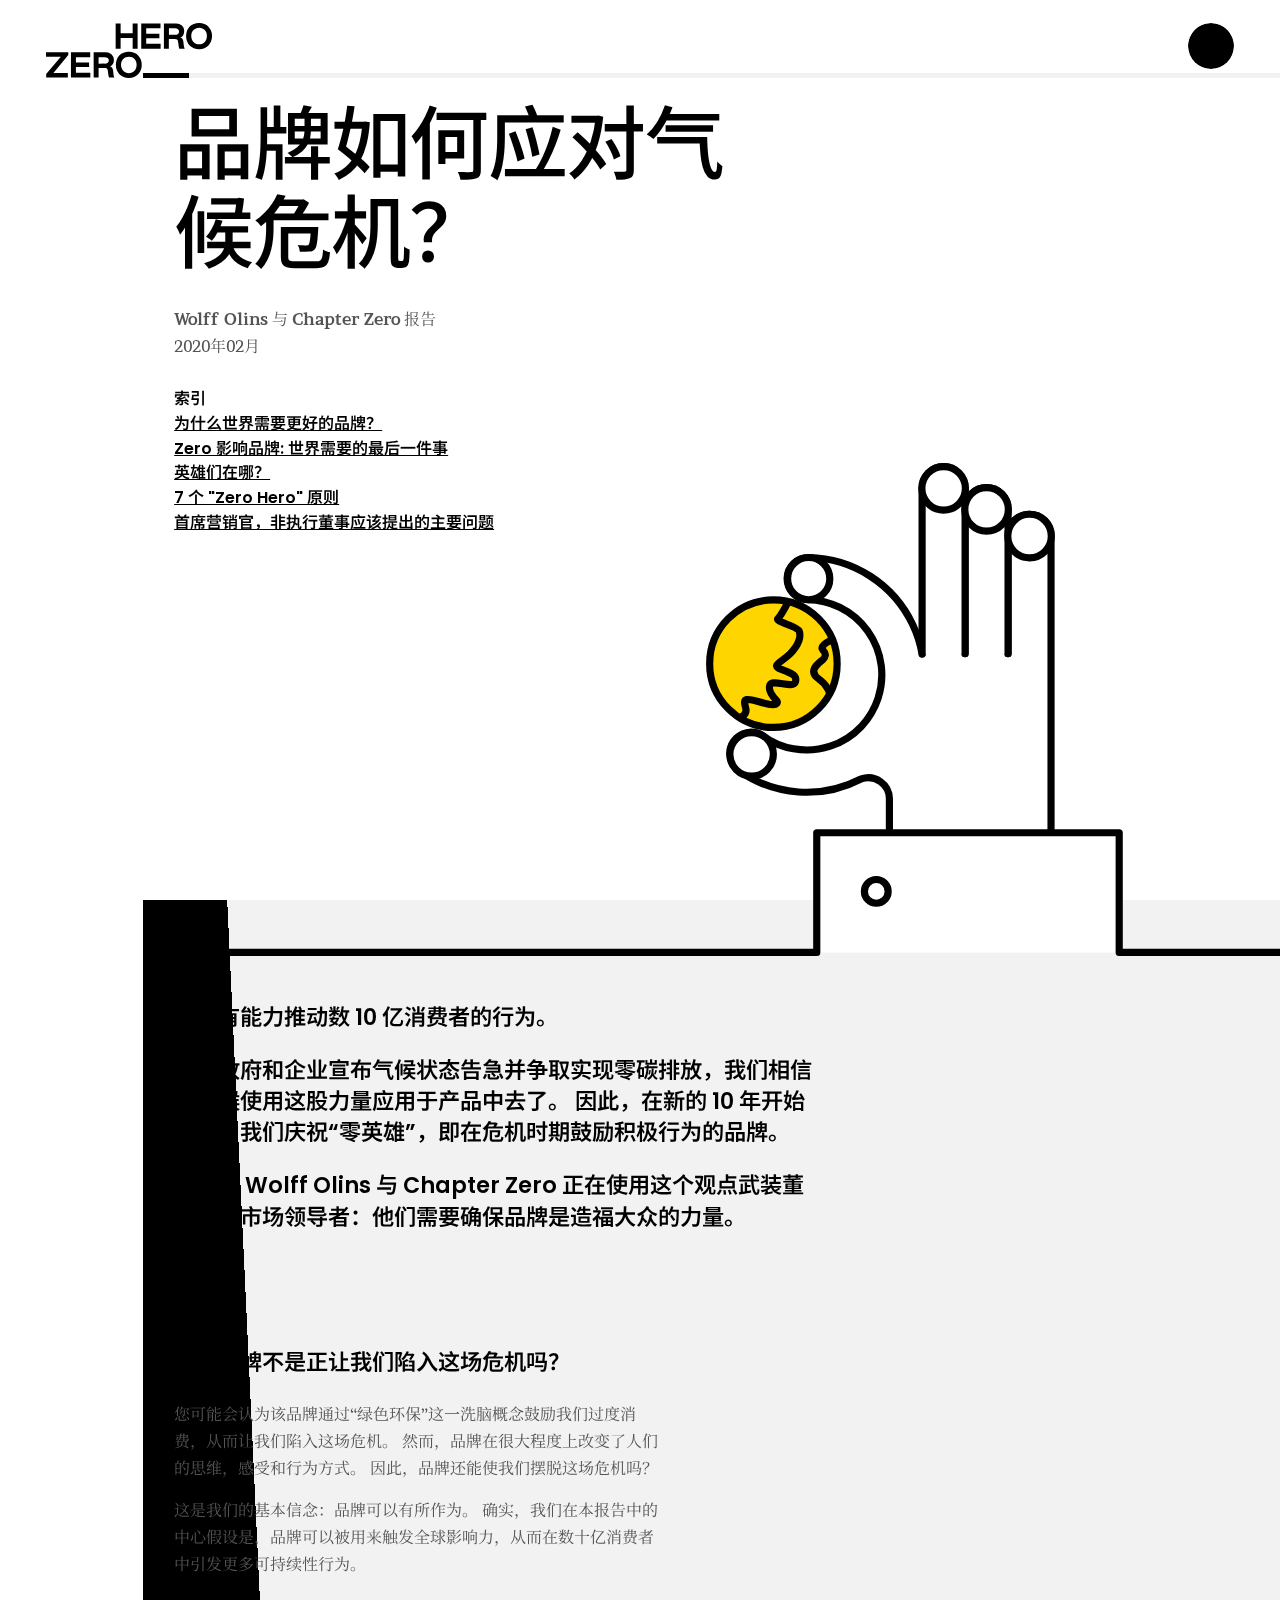
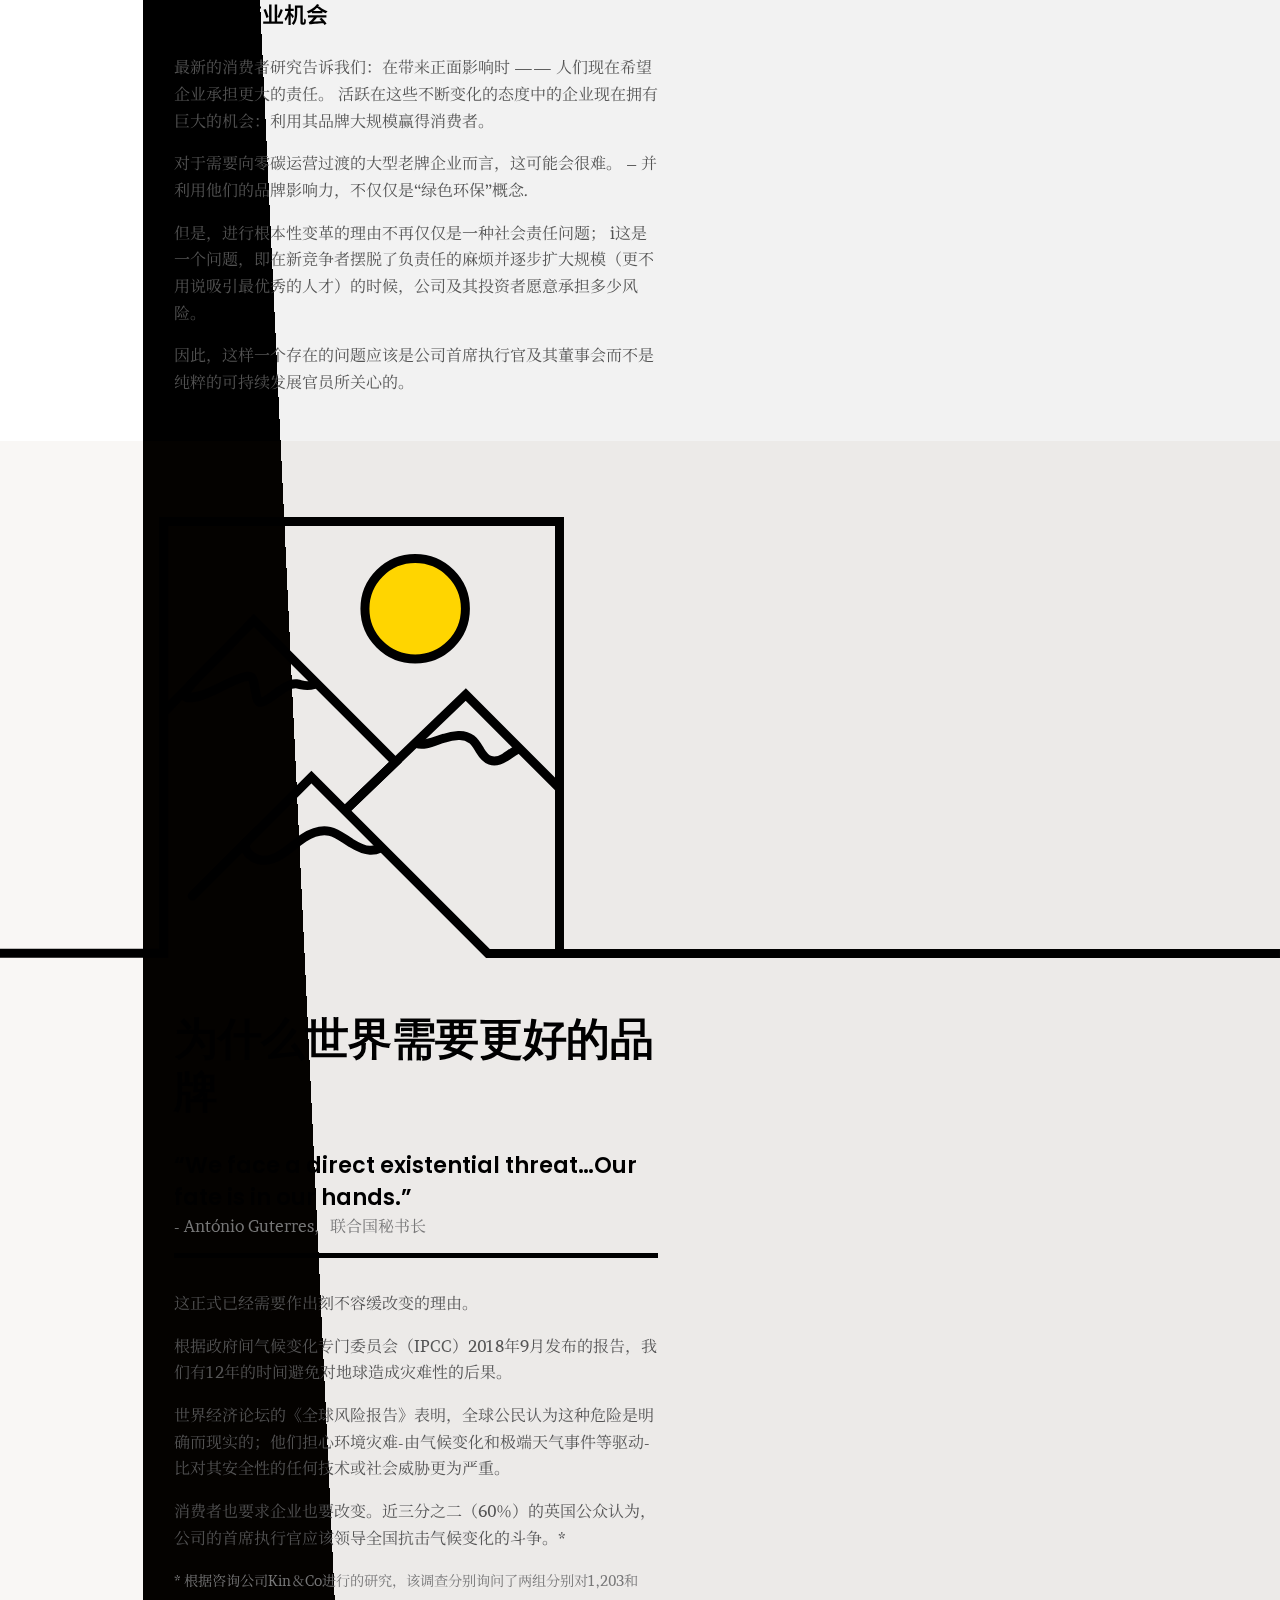
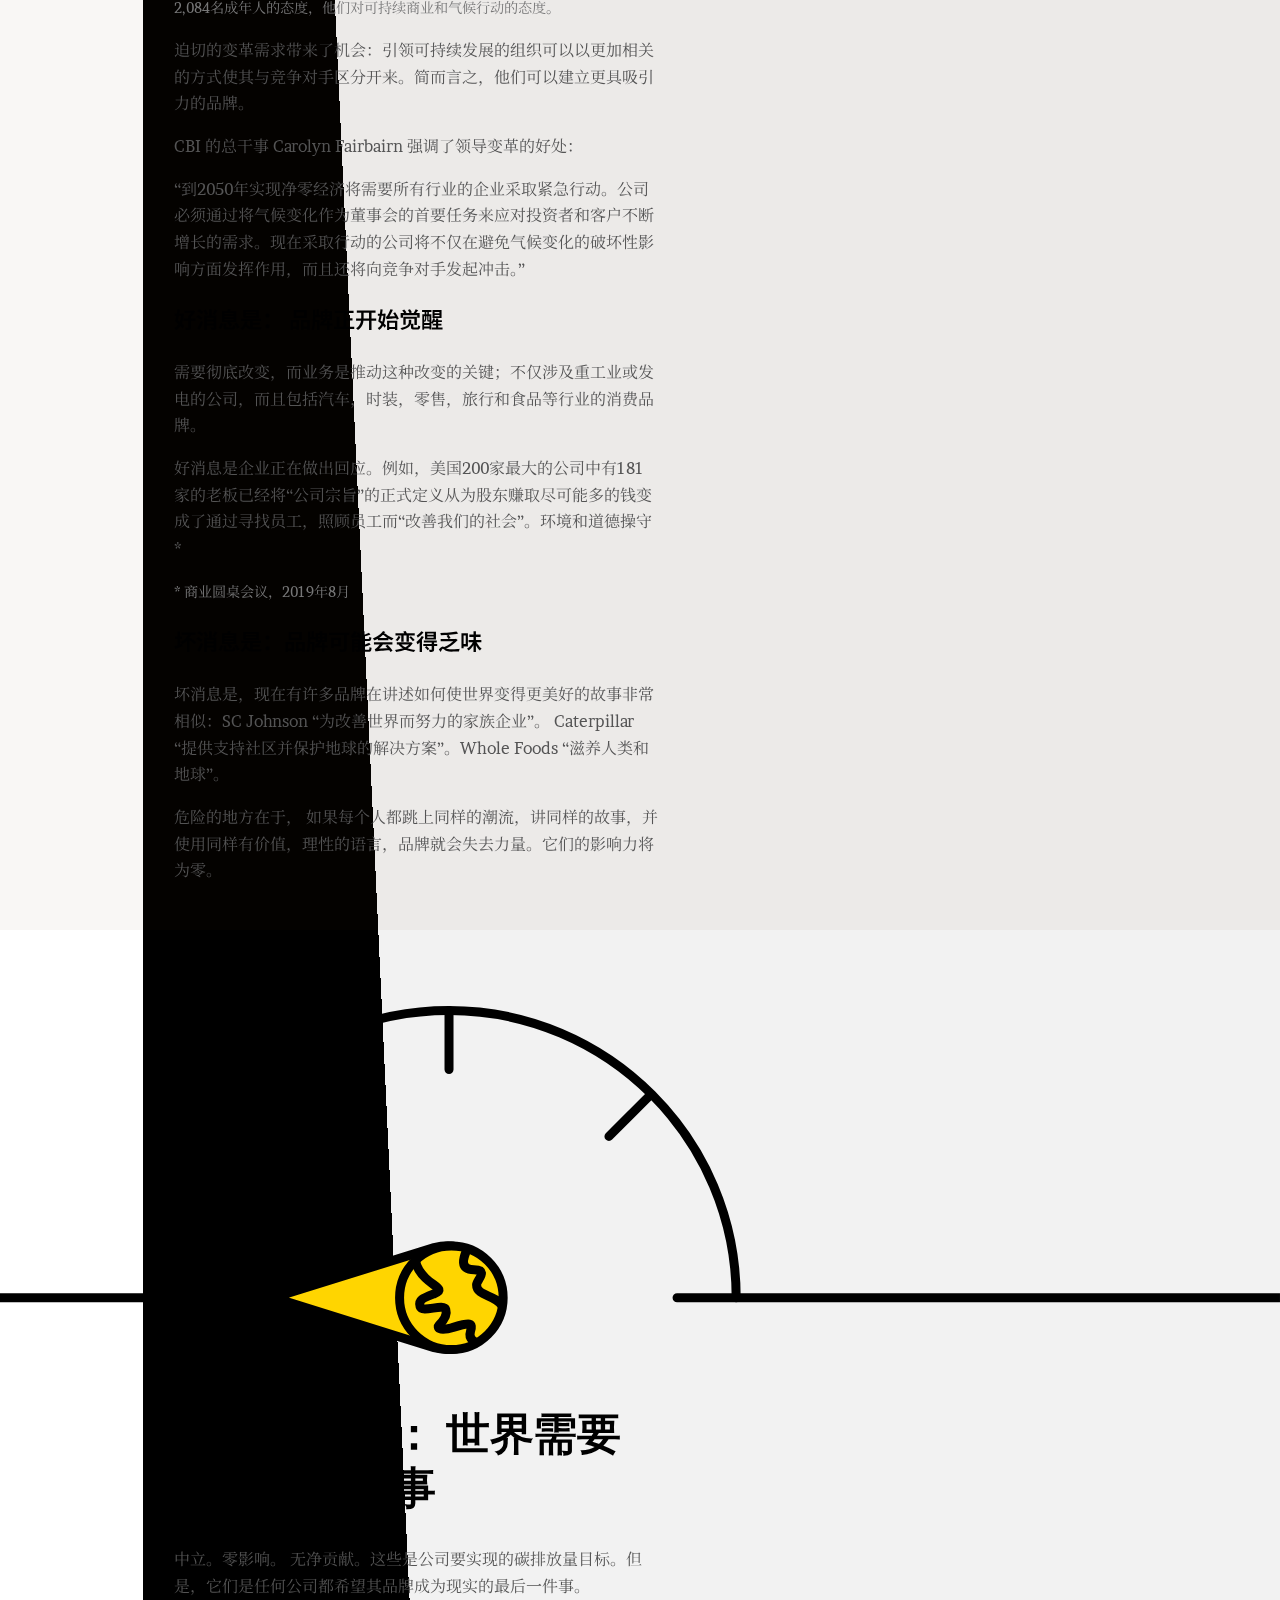
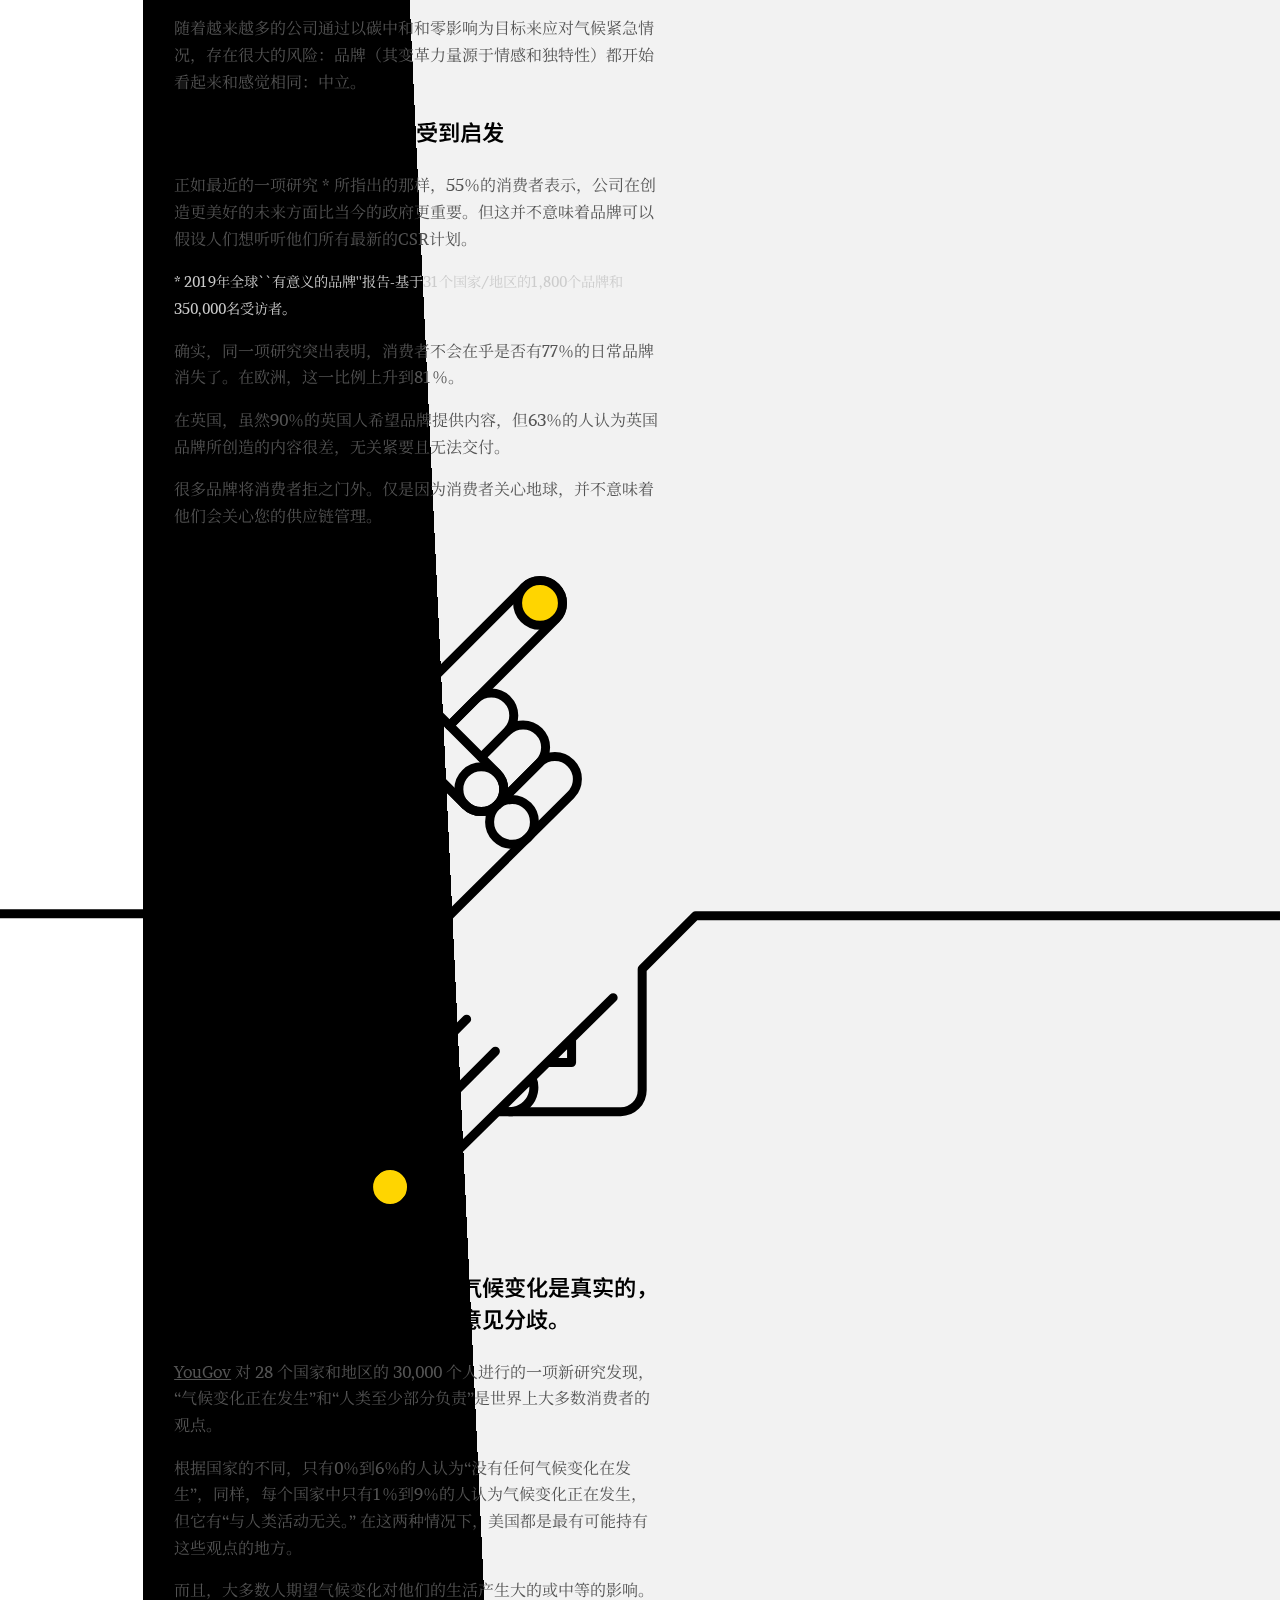
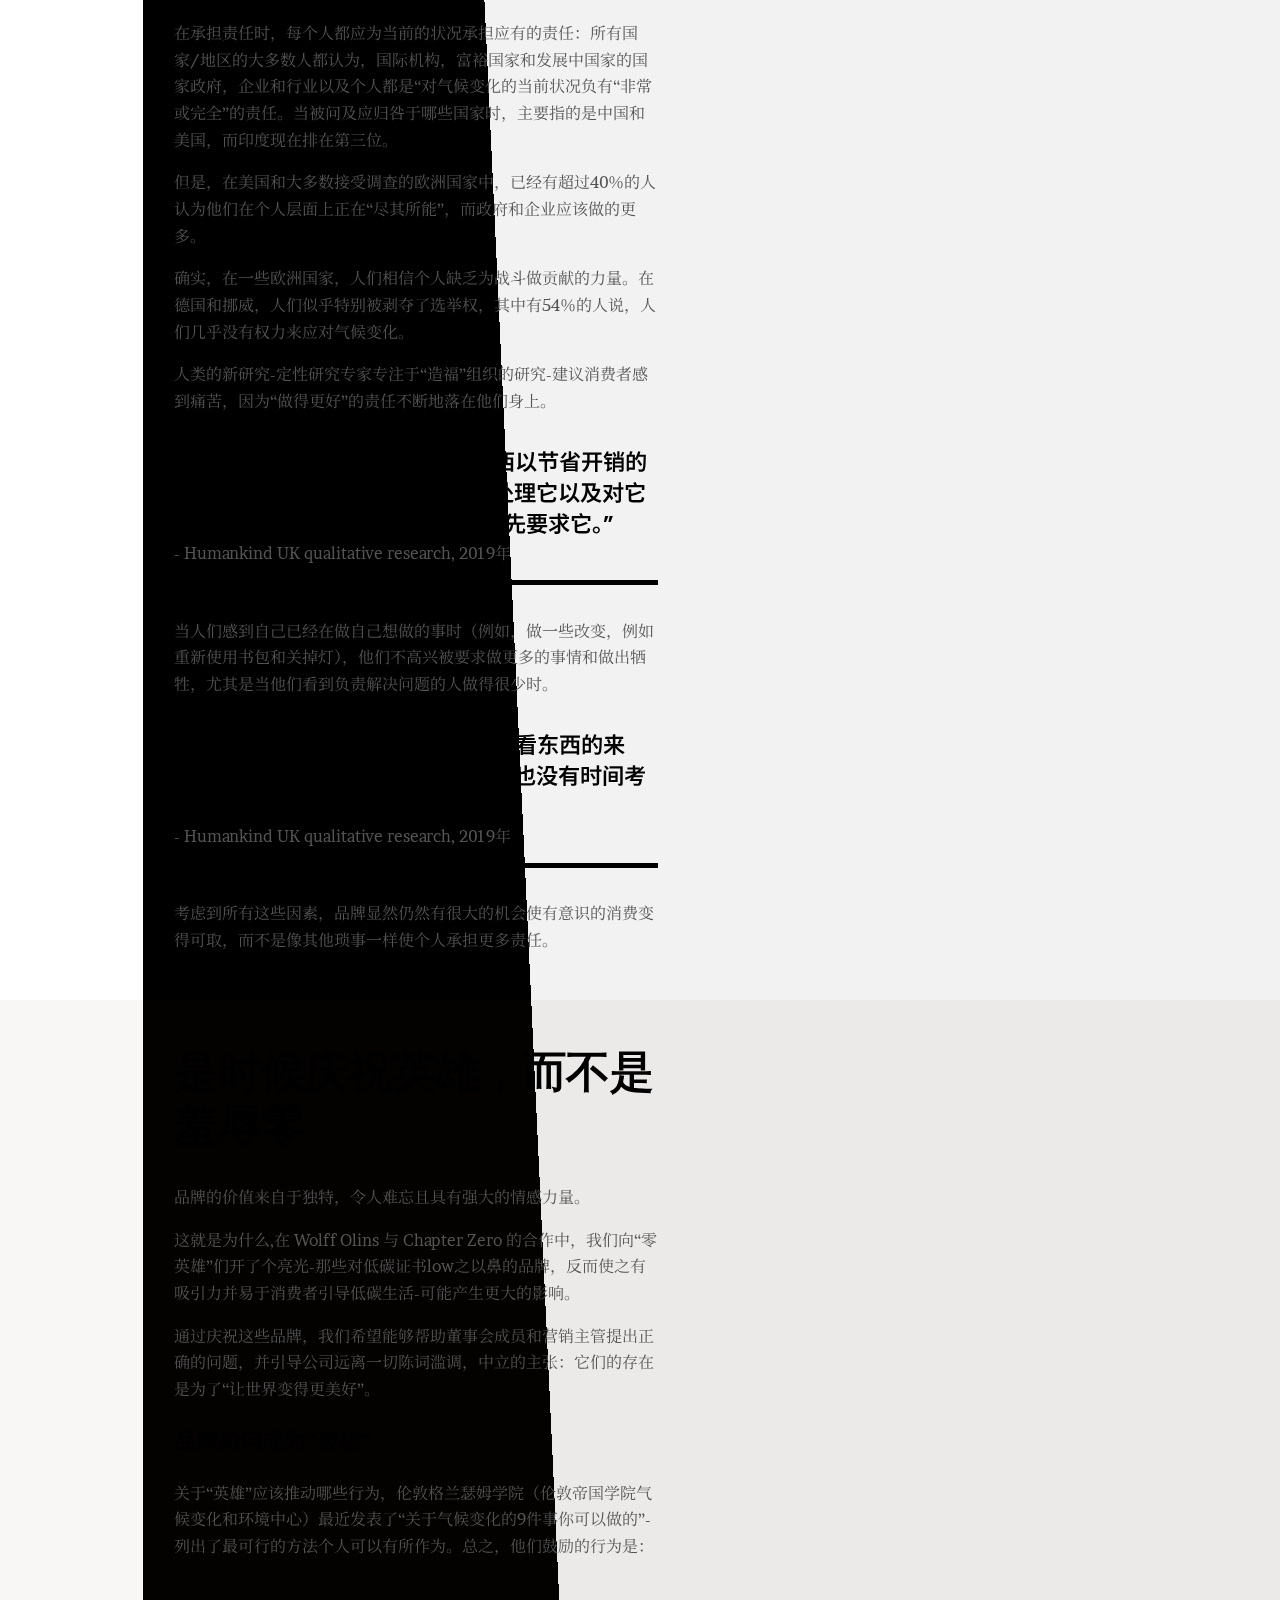
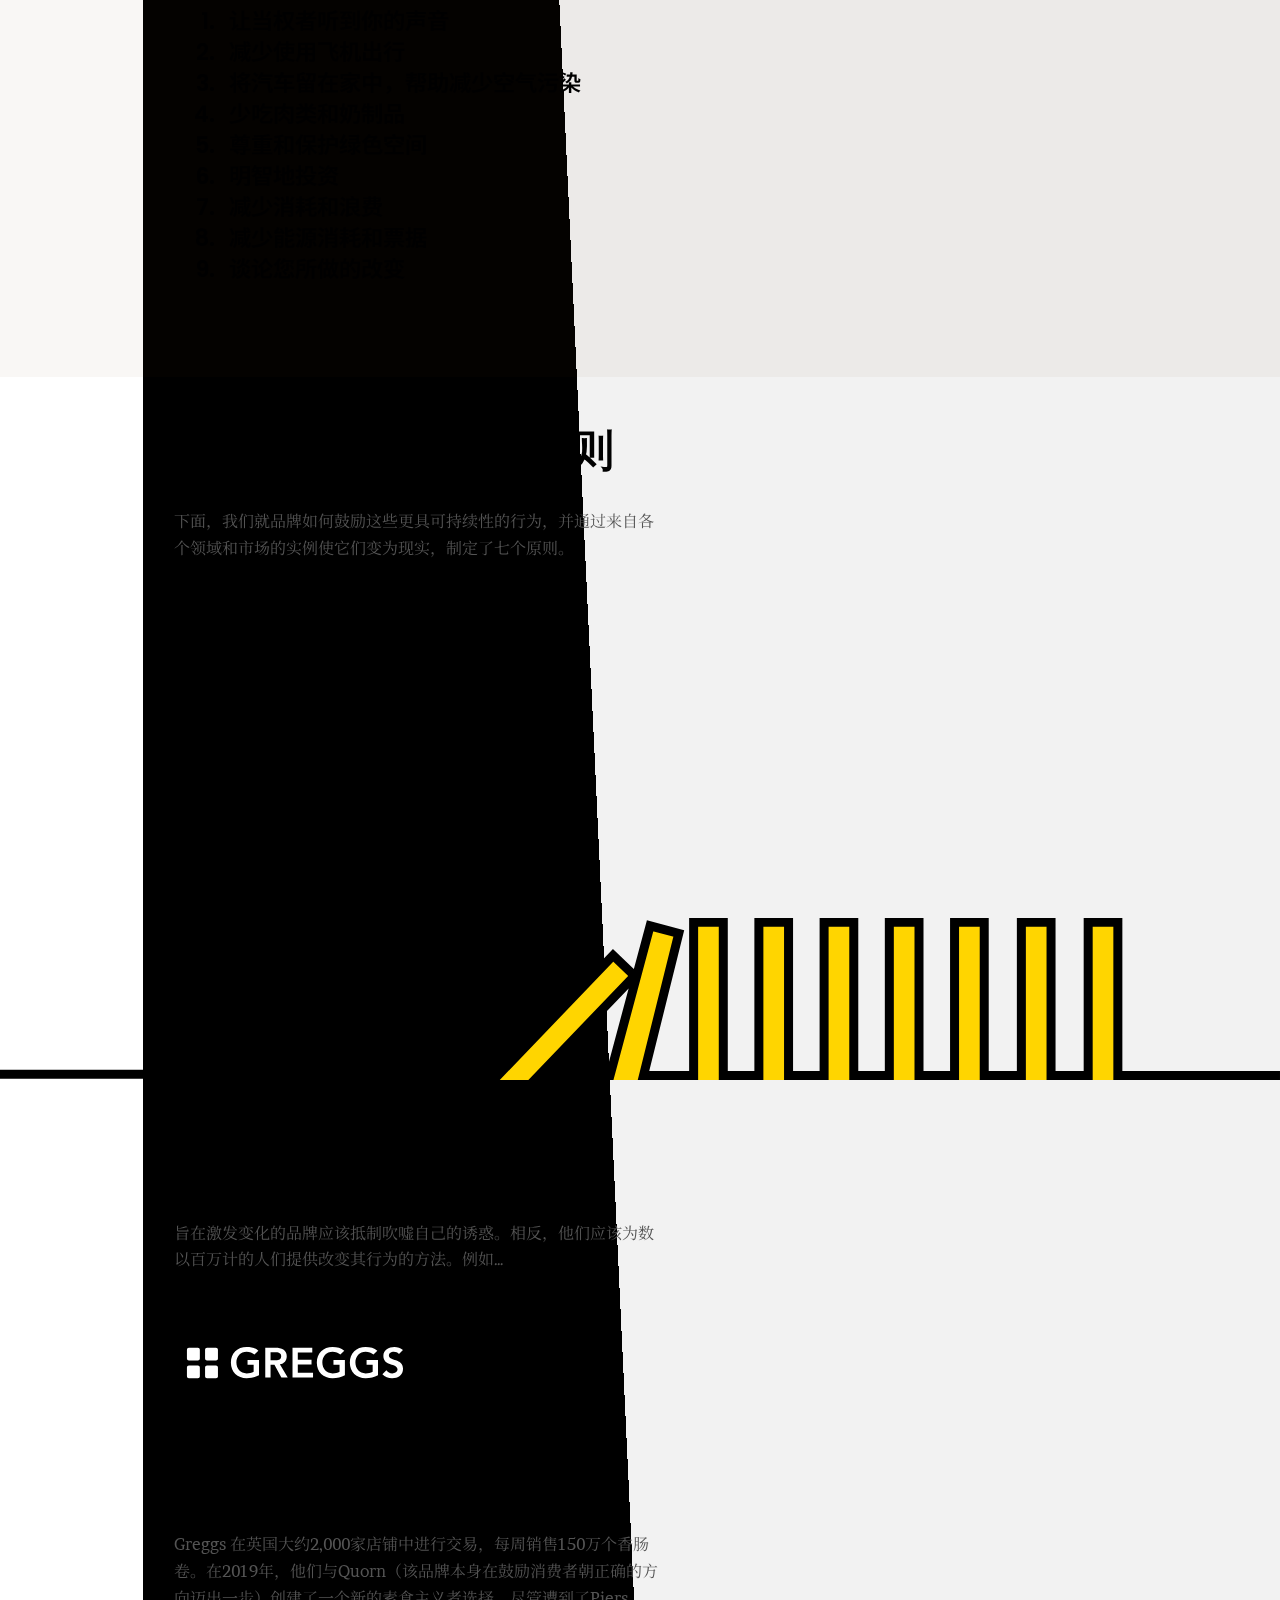
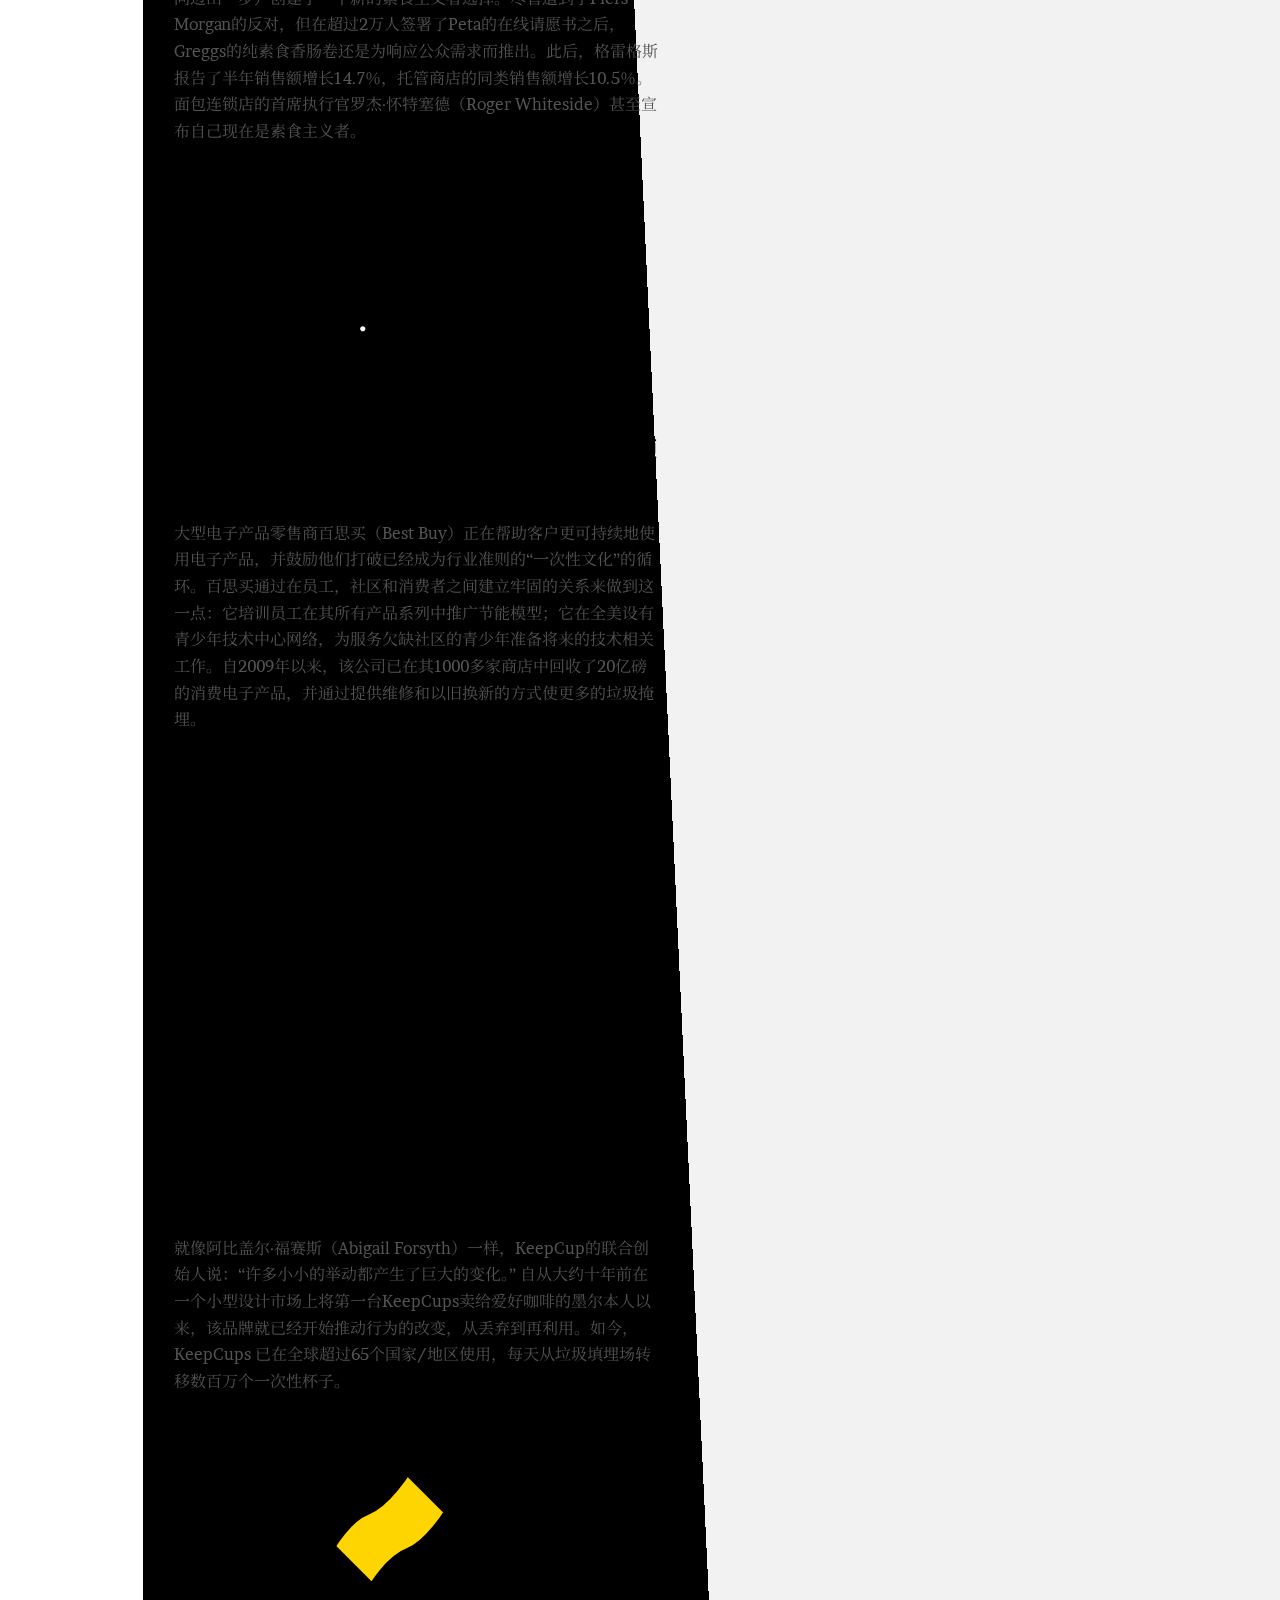
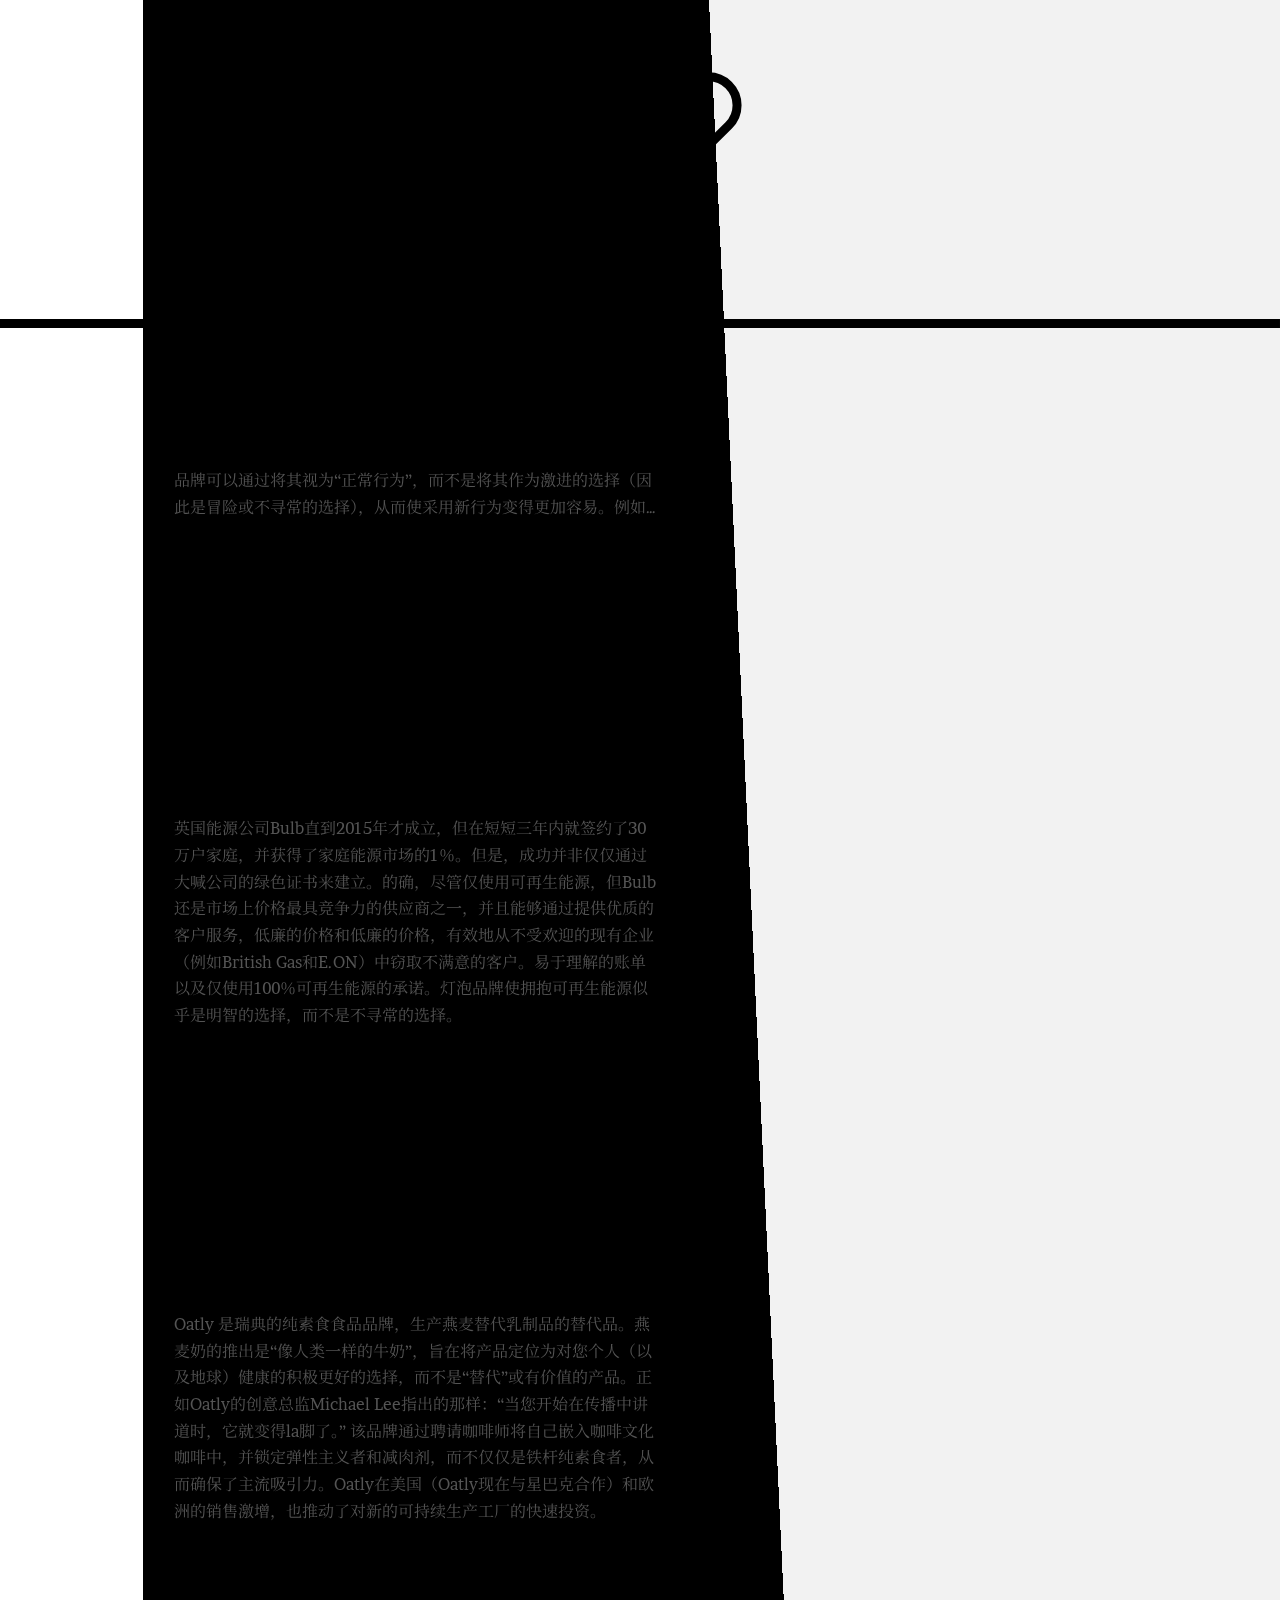
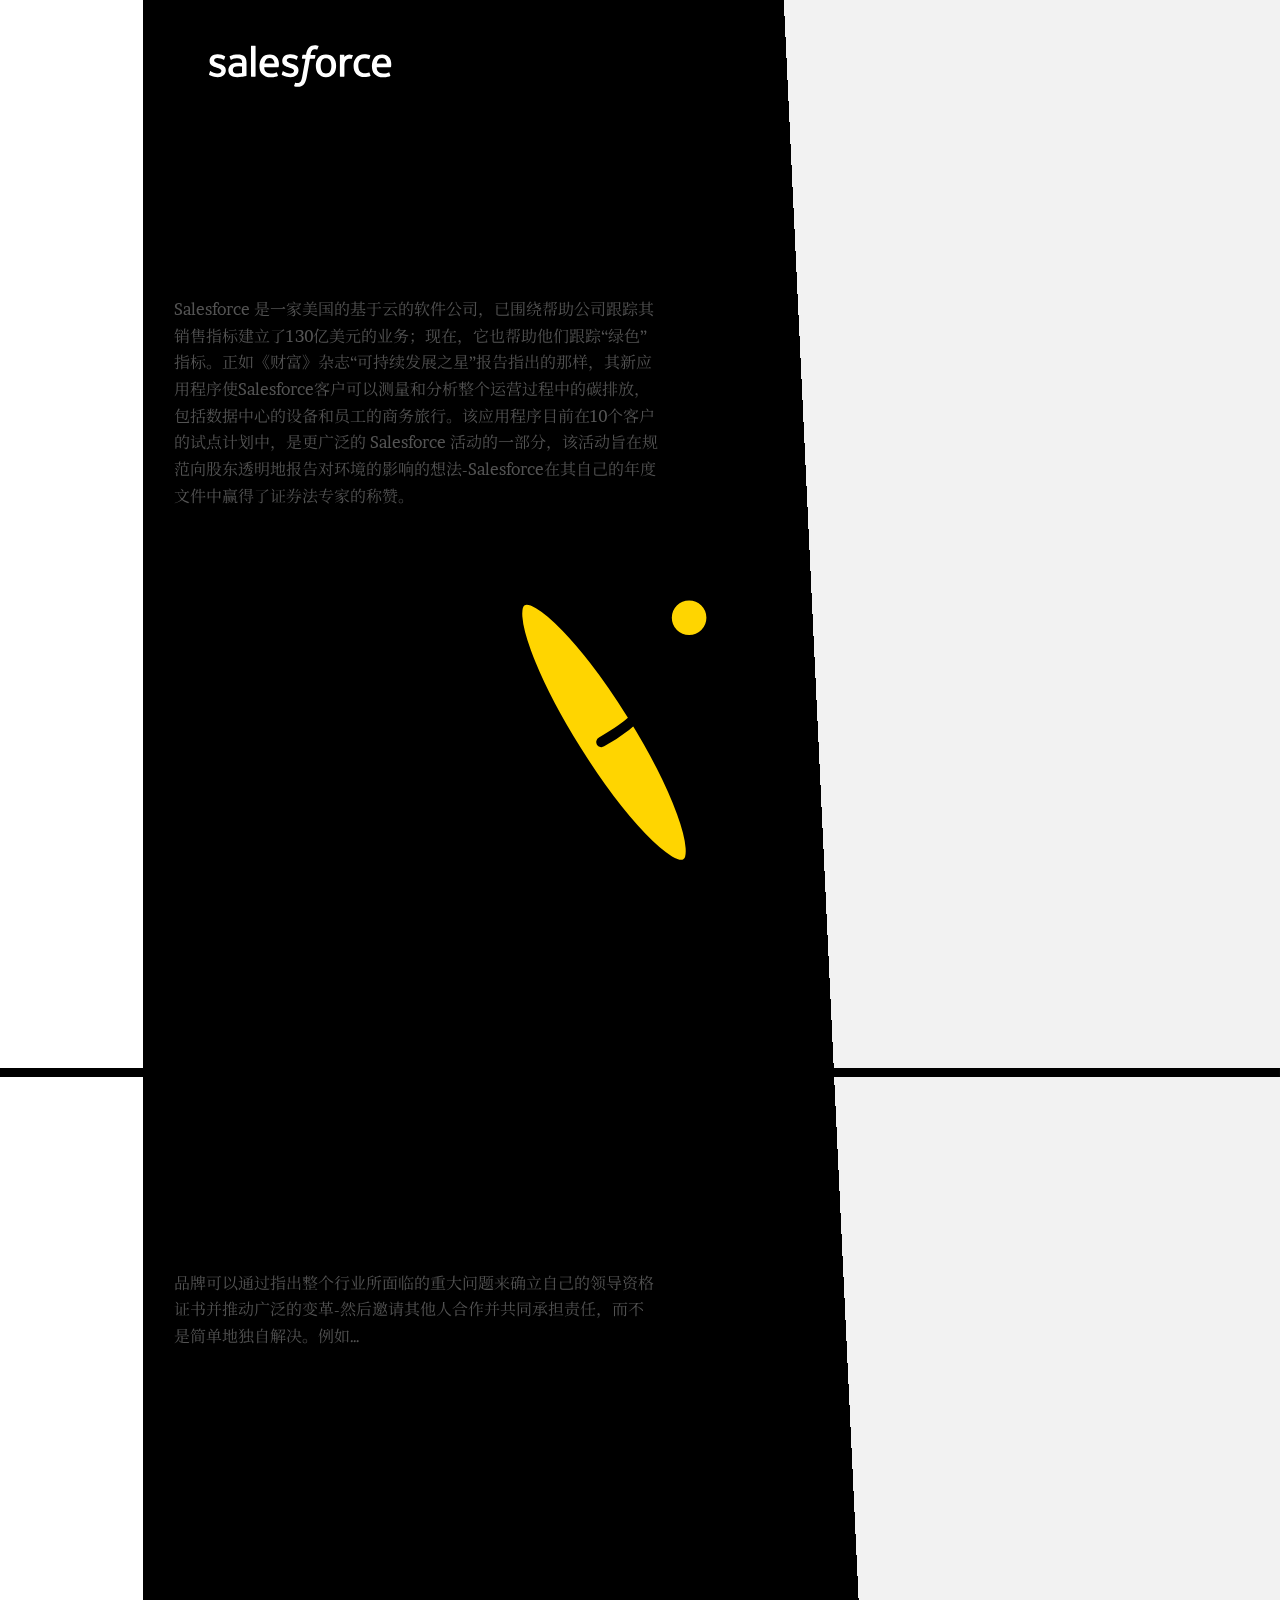
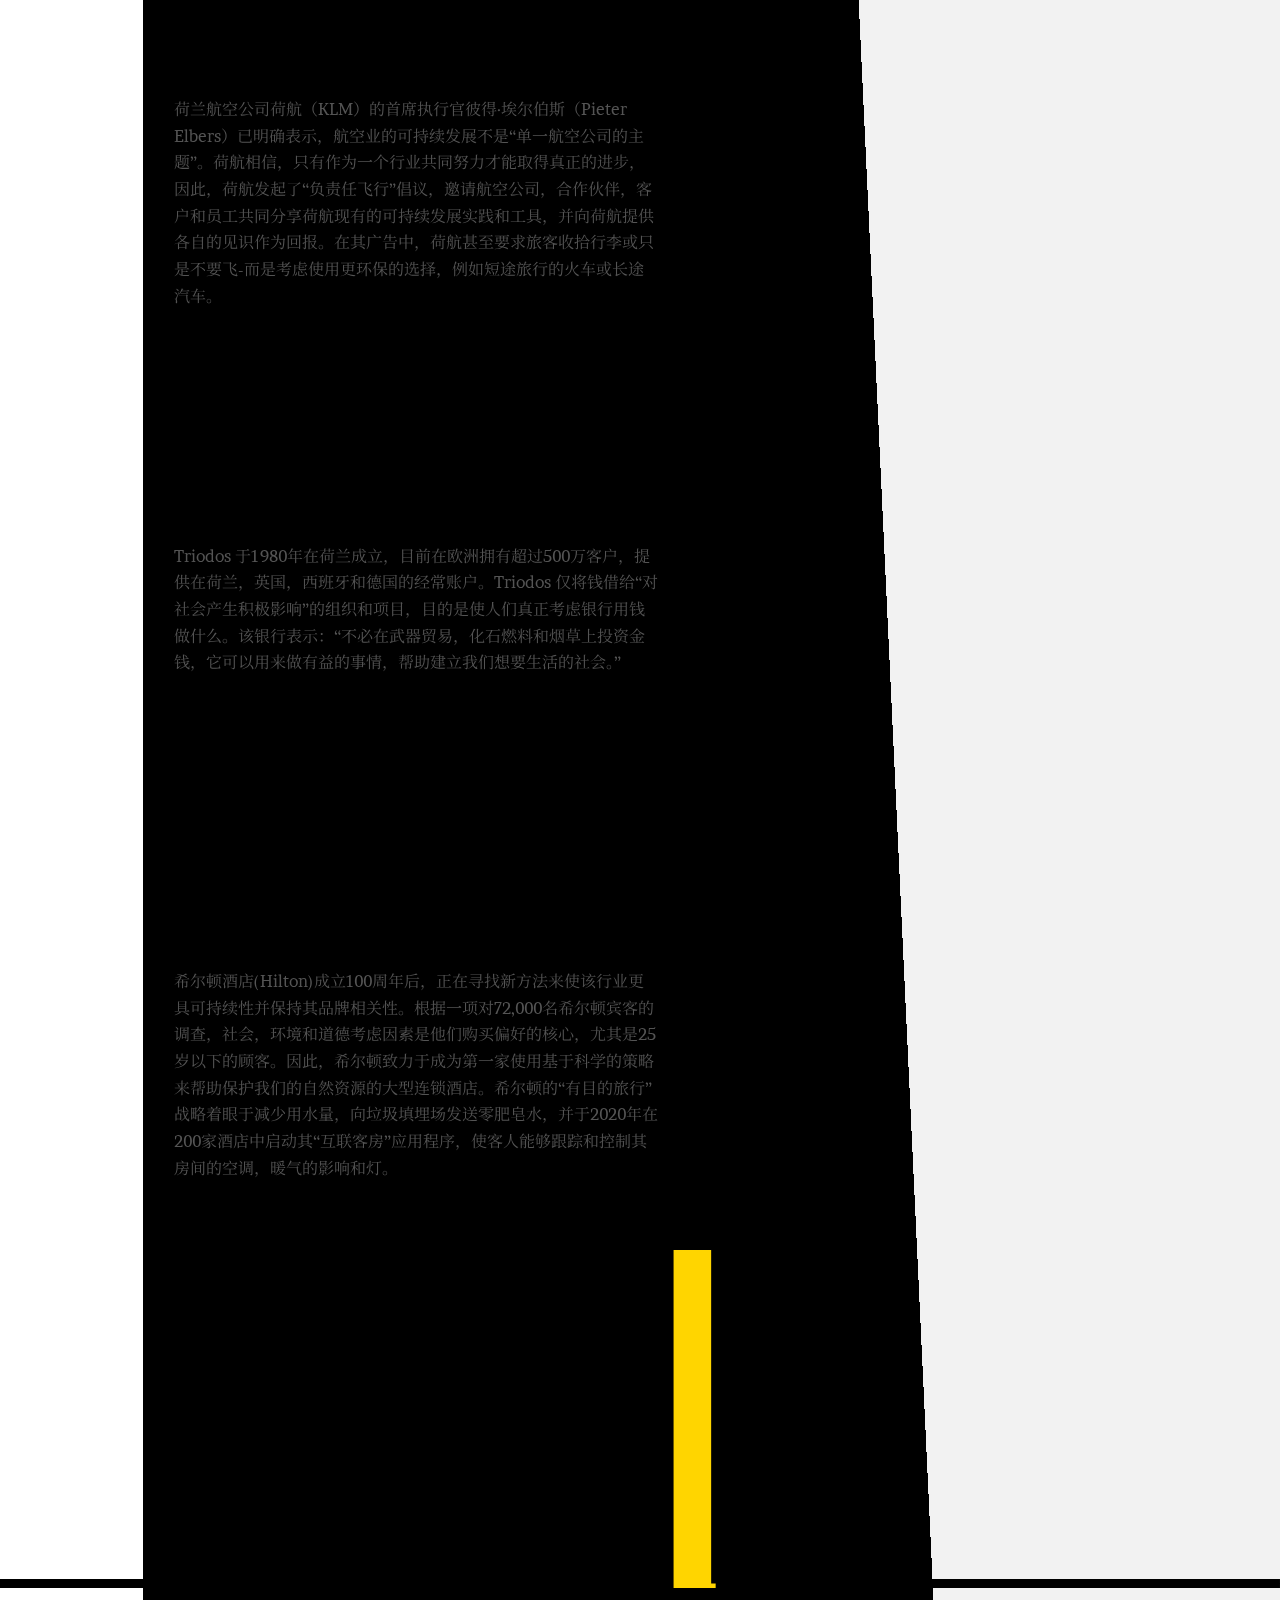
<file: index.html>
<!DOCTYPE html>
<html>
  <head>
  <meta charset="utf-8">
  <meta http-equiv="X-UA-Compatible" content="IE=edge">
  <meta name="viewport" content="width=device-width, initial-scale=1">

  <title>Zero Hero by Wolff Olins and Chapter Zero</title>
  <meta name="description" content="Zero Hero 是探索品牌如何应对气候危机的探索。 由 Wolff Olins 和 Chapter Zero 制作。我们共同为董事会和营销领导者提供他们所需的论据，以确保品牌是造福大众的力量。">

  <meta property="og:title" content="Zero Hero by Wolff Olins and Chapter Zero" />
  <meta property="og:url" content="https://zerohe.reedcreative.cc" />
  <meta property="og:description" content="Zero Hero 是探索品牌如何应对气候危机的探索。 由 Wolff Olins 和 Chapter Zero 制作。" />
  <meta property="og:image" content="https://zerohe.reedcreative.cc/assets/images/social.jpg" />
  <meta property="og:type" content="website" />

  <meta name="twitter:title" content="Zero Hero by Wolff Olins and Chapter Zero" />
  <meta name="twitter:url" content="https://zerohe.reedcreative.cc" />
  <meta name="twitter:card" content="Zero Hero 是探索品牌如何应对气候危机的探索。 由 Wolff Olins 和 Chapter Zero 制作。" />
  <meta name="twitter:image" content="https://zerohe.reedcreative.cc/assets/images/social.jpg" />
  <link rel="stylesheet" href="css/main.css">

</head>

  <body>
    <nav class="top">
	<svg class="logo" xmlns="http://www.w3.org/2000/svg" viewBox="0 0 161.26 53.42">
		<g data-name="Layer 2">
			<path d="M.19 49.62l14.22-16.76H0v-4.35h21.67v2.62L7.23 48.57h14v4.36H.19zm24.05-21.11h18.7v4.66H29.06v5.23h12.8v4.42h-12.8v5.44h14v4.67H24.24zm22.04 0h11.31a8.78 8.78 0 0 1 6.2 2 7.25 7.25 0 0 1 2.15 5.58 6.92 6.92 0 0 1-1 3.79 6 6 0 0 1-2.69 2.27 3.65 3.65 0 0 1 1.95 1.25 5.5 5.5 0 0 1 .93 2.49c.12.86.21 1.6.26 2.19s.11 1.15.17 1.64a11.45 11.45 0 0 0 .25 1.41 9 9 0 0 0 .52 1.5v.31h-5.1a9 9 0 0 1-.63-2.54q-.16-1.45-.42-3.12a16.33 16.33 0 0 0-.34-1.82 2.42 2.42 0 0 0-.57-1.12 2.12 2.12 0 0 0-1.08-.54 10 10 0 0 0-1.84-.14H51.1v9.28h-4.82zm10.51 10.94a4.91 4.91 0 0 0 3.21-.84 2.83 2.83 0 0 0 1-2.31 2.77 2.77 0 0 0-1.09-2.3 5.35 5.35 0 0 0-3.27-.82H51.1v6.28zm23.73 13.97a13.66 13.66 0 0 1-5.16-.94 11.44 11.44 0 0 1-6.59-6.71 14.24 14.24 0 0 1-.91-5.18 13.72 13.72 0 0 1 .91-5.07 11.33 11.33 0 0 1 6.59-6.58 13.85 13.85 0 0 1 5.16-.94 13.34 13.34 0 0 1 5.07.93 11.46 11.46 0 0 1 3.93 2.59 11.84 11.84 0 0 1 2.56 4 13.72 13.72 0 0 1 .92 5.07 14.24 14.24 0 0 1-.91 5.18 12 12 0 0 1-2.56 4.07 11.44 11.44 0 0 1-3.93 2.64 13.16 13.16 0 0 1-5.08.94zm0-4.67a7.42 7.42 0 0 0 3-.61A7.1 7.1 0 0 0 86 46.42a7.83 7.83 0 0 0 1.52-2.63 10 10 0 0 0 .48-3.35 8.66 8.66 0 0 0-.54-3.12A7.34 7.34 0 0 0 86 34.86a6.82 6.82 0 0 0-2.38-1.61 7.93 7.93 0 0 0-3-.57 8.37 8.37 0 0 0-3.15.57A6.89 6.89 0 0 0 75 34.86a7.28 7.28 0 0 0-1.56 2.46 8.45 8.45 0 0 0-.56 3.12 9.77 9.77 0 0 0 .56 3.35A7.75 7.75 0 0 0 75 46.42a7.16 7.16 0 0 0 2.42 1.72 7.83 7.83 0 0 0 3.1.61zM67.65.49h4.83v9.43h11.68V.49H89v24.43h-4.84V14.59H72.48v10.33h-4.83zm24.86 0h18.7v4.67H97.33v5.23h12.8v4.42h-12.8v5.44h14v4.67H92.51zm22.04 0h11.31a8.79 8.79 0 0 1 6.2 2 7.21 7.21 0 0 1 2.15 5.58 6.92 6.92 0 0 1-1 3.79 6 6 0 0 1-2.69 2.27 3.65 3.65 0 0 1 1.95 1.25 5.5 5.5 0 0 1 .93 2.49c.12.86.21 1.6.26 2.19s.11 1.15.17 1.64a13.71 13.71 0 0 0 .25 1.41 9 9 0 0 0 .52 1.5v.31h-5.1a9 9 0 0 1-.63-2.54q-.16-1.45-.42-3.12a14.31 14.31 0 0 0-.34-1.82 2.42 2.42 0 0 0-.57-1.12 2 2 0 0 0-1.08-.54 10 10 0 0 0-1.84-.14h-5.29v9.28h-4.82zm10.51 11a4.91 4.91 0 0 0 3.17-.84 2.83 2.83 0 0 0 1-2.31 2.77 2.77 0 0 0-1-2.31 5.35 5.35 0 0 0-3.27-.82h-5.54v6.28zm23.73 13.92a13.66 13.66 0 0 1-5.16-.94 11.51 11.51 0 0 1-6.63-6.71 14.24 14.24 0 0 1-.91-5.18 13.72 13.72 0 0 1 .91-5.07 11.61 11.61 0 0 1 2.59-4 11.76 11.76 0 0 1 4-2.59 13.85 13.85 0 0 1 5.2-.92 13.34 13.34 0 0 1 5.07.93 11.46 11.46 0 0 1 3.93 2.59 11.84 11.84 0 0 1 2.56 4 13.72 13.72 0 0 1 .91 5.07 14.24 14.24 0 0 1-.91 5.18 12 12 0 0 1-2.56 4.07 11.44 11.44 0 0 1-3.93 2.64 13.16 13.16 0 0 1-5.07.93zm0-4.67a7.42 7.42 0 0 0 3.05-.61 7.1 7.1 0 0 0 2.38-1.72 7.67 7.67 0 0 0 1.52-2.63 10 10 0 0 0 .54-3.35 8.66 8.66 0 0 0-.54-3.12 7.18 7.18 0 0 0-1.52-2.46 6.82 6.82 0 0 0-2.38-1.61 7.93 7.93 0 0 0-3.05-.57 8.41 8.41 0 0 0-3.15.57 6.89 6.89 0 0 0-2.42 1.61 7.28 7.28 0 0 0-1.56 2.46 8.45 8.45 0 0 0-.55 3.12 9.77 9.77 0 0 0 .55 3.35 7.75 7.75 0 0 0 1.56 2.63 7.16 7.16 0 0 0 2.42 1.72 7.87 7.87 0 0 0 3.15.61z" data-name="Layer 1"/>
		</g>
	</svg>
  <a href="#open-nav" class="nav-btn"></a>
</nav>

<div id="open-nav" class="modal-window">
  <nav class="top dark">
    <svg class="logo" xmlns="http://www.w3.org/2000/svg" viewBox="0 0 161.26 53.42">
  <g data-name="Layer 2">
    <path d="M.19 49.62l14.22-16.76H0v-4.35h21.67v2.62L7.23 48.57h14v4.36H.19zm24.05-21.11h18.7v4.66H29.06v5.23h12.8v4.42h-12.8v5.44h14v4.67H24.24zm22.04 0h11.31a8.78 8.78 0 0 1 6.2 2 7.25 7.25 0 0 1 2.15 5.58 6.92 6.92 0 0 1-1 3.79 6 6 0 0 1-2.69 2.27 3.65 3.65 0 0 1 1.95 1.25 5.5 5.5 0 0 1 .93 2.49c.12.86.21 1.6.26 2.19s.11 1.15.17 1.64a11.45 11.45 0 0 0 .25 1.41 9 9 0 0 0 .52 1.5v.31h-5.1a9 9 0 0 1-.63-2.54q-.16-1.45-.42-3.12a16.33 16.33 0 0 0-.34-1.82 2.42 2.42 0 0 0-.57-1.12 2.12 2.12 0 0 0-1.08-.54 10 10 0 0 0-1.84-.14H51.1v9.28h-4.82zm10.51 10.94a4.91 4.91 0 0 0 3.21-.84 2.83 2.83 0 0 0 1-2.31 2.77 2.77 0 0 0-1.09-2.3 5.35 5.35 0 0 0-3.27-.82H51.1v6.28zm23.73 13.97a13.66 13.66 0 0 1-5.16-.94 11.44 11.44 0 0 1-6.59-6.71 14.24 14.24 0 0 1-.91-5.18 13.72 13.72 0 0 1 .91-5.07 11.33 11.33 0 0 1 6.59-6.58 13.85 13.85 0 0 1 5.16-.94 13.34 13.34 0 0 1 5.07.93 11.46 11.46 0 0 1 3.93 2.59 11.84 11.84 0 0 1 2.56 4 13.72 13.72 0 0 1 .92 5.07 14.24 14.24 0 0 1-.91 5.18 12 12 0 0 1-2.56 4.07 11.44 11.44 0 0 1-3.93 2.64 13.16 13.16 0 0 1-5.08.94zm0-4.67a7.42 7.42 0 0 0 3-.61A7.1 7.1 0 0 0 86 46.42a7.83 7.83 0 0 0 1.52-2.63 10 10 0 0 0 .48-3.35 8.66 8.66 0 0 0-.54-3.12A7.34 7.34 0 0 0 86 34.86a6.82 6.82 0 0 0-2.38-1.61 7.93 7.93 0 0 0-3-.57 8.37 8.37 0 0 0-3.15.57A6.89 6.89 0 0 0 75 34.86a7.28 7.28 0 0 0-1.56 2.46 8.45 8.45 0 0 0-.56 3.12 9.77 9.77 0 0 0 .56 3.35A7.75 7.75 0 0 0 75 46.42a7.16 7.16 0 0 0 2.42 1.72 7.83 7.83 0 0 0 3.1.61zM67.65.49h4.83v9.43h11.68V.49H89v24.43h-4.84V14.59H72.48v10.33h-4.83zm24.86 0h18.7v4.67H97.33v5.23h12.8v4.42h-12.8v5.44h14v4.67H92.51zm22.04 0h11.31a8.79 8.79 0 0 1 6.2 2 7.21 7.21 0 0 1 2.15 5.58 6.92 6.92 0 0 1-1 3.79 6 6 0 0 1-2.69 2.27 3.65 3.65 0 0 1 1.95 1.25 5.5 5.5 0 0 1 .93 2.49c.12.86.21 1.6.26 2.19s.11 1.15.17 1.64a13.71 13.71 0 0 0 .25 1.41 9 9 0 0 0 .52 1.5v.31h-5.1a9 9 0 0 1-.63-2.54q-.16-1.45-.42-3.12a14.31 14.31 0 0 0-.34-1.82 2.42 2.42 0 0 0-.57-1.12 2 2 0 0 0-1.08-.54 10 10 0 0 0-1.84-.14h-5.29v9.28h-4.82zm10.51 11a4.91 4.91 0 0 0 3.17-.84 2.83 2.83 0 0 0 1-2.31 2.77 2.77 0 0 0-1-2.31 5.35 5.35 0 0 0-3.27-.82h-5.54v6.28zm23.73 13.92a13.66 13.66 0 0 1-5.16-.94 11.51 11.51 0 0 1-6.63-6.71 14.24 14.24 0 0 1-.91-5.18 13.72 13.72 0 0 1 .91-5.07 11.61 11.61 0 0 1 2.59-4 11.76 11.76 0 0 1 4-2.59 13.85 13.85 0 0 1 5.2-.92 13.34 13.34 0 0 1 5.07.93 11.46 11.46 0 0 1 3.93 2.59 11.84 11.84 0 0 1 2.56 4 13.72 13.72 0 0 1 .91 5.07 14.24 14.24 0 0 1-.91 5.18 12 12 0 0 1-2.56 4.07 11.44 11.44 0 0 1-3.93 2.64 13.16 13.16 0 0 1-5.07.93zm0-4.67a7.42 7.42 0 0 0 3.05-.61 7.1 7.1 0 0 0 2.38-1.72 7.67 7.67 0 0 0 1.52-2.63 10 10 0 0 0 .54-3.35 8.66 8.66 0 0 0-.54-3.12 7.18 7.18 0 0 0-1.52-2.46 6.82 6.82 0 0 0-2.38-1.61 7.93 7.93 0 0 0-3.05-.57 8.41 8.41 0 0 0-3.15.57 6.89 6.89 0 0 0-2.42 1.61 7.28 7.28 0 0 0-1.56 2.46 8.45 8.45 0 0 0-.55 3.12 9.77 9.77 0 0 0 .55 3.35 7.75 7.75 0 0 0 1.56 2.63 7.16 7.16 0 0 0 2.42 1.72 7.87 7.87 0 0 0 3.15.61z" data-name="Layer 1"/>
  </g>
</svg>
    <a href="#" title="Close" class="nav-btn modal-close"></a>
  </nav>
  <nav class="big-links">
    <a href="#top">品牌如何应对气候危机？</a>

     <a href="#why-does-the-world-need-better-brands">

        为什么世界需要更好的品牌?

    </a>

     <a href="#zero-impact-brands-the-last-thing-the-world-needs">

        Zero 影响品牌: 世界需要的最后一件事

    </a>

     <a href="#its-time-to-celebrate-the-heroes-not-shame-the-zeroes">

        英雄们在哪？

    </a>

     <a href="#seven-zero-hero-principles">

        7 个 "Zero Hero" 原则

    </a>

     <a href="#big-questions-cmos-and-neds-should-be-asking-in-2020">

        首席营销官，非执行董事应该提出的主要问题

    </a>

  </nav>
</div>

    <main>
  <header>
  <h1 id="#top"><!--How can brands battle the climate crisis?-->品牌如何应对气候危机？</h1>
  <p><a href="https://wolffolins.com/" target="_blank">Wolff Olins</a> 与 <a href="https://chapterzero.org.uk/" target="_blank">Chapter Zero</a> 报告<br/>
  2020年02月</p>
  <nav>
    <h4>索引</h4>

      <a href="#why-does-the-world-need-better-brands">

          为什么世界需要更好的品牌？

      </a>

      <a href="#zero-impact-brands-the-last-thing-the-world-needs">

          Zero 影响品牌: 世界需要的最后一件事

      </a>

      <a href="#its-time-to-celebrate-the-heroes-not-shame-the-zeroes">

          英雄们在哪？

      </a>

      <a href="#seven-zero-hero-principles">

          7 个 "Zero Hero" 原则

      </a>

      <a href="#big-questions-cmos-and-neds-should-be-asking-in-2020">

          首席营销官，非执行董事应该提出的主要问题

      </a>

  </nav>
</header>

  <section>
    <div class="content">
      <p class="lead">品牌有能力推动数 10 亿消费者的行为。</p>
      <p class="lead">随着政府和企业宣布气候状态告急并争取实现零碳排放，我们相信是时候使用这股力量应用于产品中去了。 因此，在新的 10 年开始之初，我们庆祝“零英雄”，即在危机时期鼓励积极行为的品牌。</p>
      <p class="lead">一起， Wolff Olins 与 Chapter Zero 正在使用这个观点武装董事会和市场领导者：他们需要确保品牌是造福大众的力量。
      </p>
    </div>
  </section>

  <section>
    <div class="content">
      <h2 id="didnt-brand-get-us-into-this-crisis">难道品牌不是正让我们陷入这场危机吗？</h2>
<p>您可能会认为该品牌通过“绿色环保”这一洗脑概念鼓励我们过度消费，从而让我们陷入这场危机。 然而，品牌在很大程度上改变了人们的思维，感受和行为方式。 因此，品牌还能使我们摆脱这场危机吗？</p>

<p>这是我们的基本信念：品牌可以有所作为。 确实，我们在本报告中的中心假设是，品牌可以被用来触发全球影响力，从而在数十亿消费者中引发更多可持续性行为。</p>

<h2 id="a-huge-commercial-opportunity">巨大的商业机会</h2>
<p>最新的消费者研究告诉我们：在带来正面影响时 —— 人们现在希望企业承担更大的责任。 活跃在这些不断变化的态度中的企业现在拥有巨大的机会：利用其品牌大规模赢得消费者。</p>

<p>对于需要向零碳运营过渡的大型老牌企业而言，这可能会很难。 – 并利用他们的品牌影响力，不仅仅是“绿色环保”概念.</p>

<p>但是，进行根本性变革的理由不再仅仅是一种社会责任问题； i这是一个问题，即在新竞争者摆脱了负责任的麻烦并逐步扩大规模（更不用说吸引最优秀的人才）的时候，公司及其投资者愿意承担多少风险。</p>

<p>因此，这样一个存在的问题应该是公司首席执行官及其董事会而不是纯粹的可持续发展官员所关心的。</p>

    </div>
  </section>

  <section>
    <div class="content">
      <p><img src="assets/images/window.svg" class="full-bleed" /></p>

<h1 id="why-does-the-world-need-better-brands">为什么世界需要更好的品牌</h1>

<blockquote>
  <p>“We face a direct existential threat…Our fate is in our hands.”
<cite>António Guterres，联合国秘书长</cite></p>
</blockquote>

<p>这正式已经需要作出刻不容缓改变的理由。</p>

<p>根据政府间气候变化专门委员会（IPCC）2018年9月发布的报告，我们有12年的时间避免对地球造成灾难性的后果。</p>

<p>世界经济论坛的《全球风险报告》表明，全球公民认为这种危险是明确而现实的；他们担心环境灾难-由气候变化和极端天气事件等驱动-比对其安全性的任何技术或社会威胁更为严重。</p>

<p>消费者也要求企业也要改变。近三分之二（60％）的英国公众认为，公司的首席执行官应该领导全国抗击气候变化的斗争。*</p>

<p><cite>* 根据咨询公司Kin＆Co进行的研究，该调查分别询问了两组分别对1,203和2,084名成年人的态度，他们对可持续商业和气候行动的态度。</cite></p>

<p>迫切的变革需求带来了机会：引领可持续发展的组织可以以更加相关的方式使其与竞争对手区分开来。简而言之，他们可以建立更具吸引力的品牌。</p>

<p>CBI 的总干事 Carolyn Fairbairn 强调了领导变革的好处：</p>

<p>“到2050年实现净零经济将需要所有行业的企业采取紧急行动。公司必须通过将气候变化作为董事会的首要任务来应对投资者和客户不断增长的需求。现在采取行动的公司将不仅在避免气候变化的破坏性影响方面发挥作用，而且还将向竞争对手发起冲击。”</p>

<h2 id="the-good-news-brands-are-beginning-to-wake-up">好消息是： 品牌正开始觉醒</h2>
<p>需要彻底改变，而业务是推动这种改变的关键；不仅涉及重工业或发电的公司，而且包括汽车，时装，零售，旅行和食品等行业的消费品牌。</p>

<p>好消息是企业正在做出回应。例如，美国200家最大的公司中有181家的老板已经将“公司宗旨”的正式定义从为股东赚取尽可能多的钱变成了通过寻找员工，照顾员工而“改善我们的社会”。环境和道德操守 *</p>

<p><cite>* 商业圆桌会议，2019年8月</cite></p>

<h2 id="the-bad-news-brands-risk-becoming-bland">坏消息是：品牌可能会变得乏味</h2>

<p>坏消息是，现在有许多品牌在讲述如何使世界变得更美好的故事非常相似：SC Johnson “为改善世界而努力的家族企业”。 Caterpillar “提供支持社区并保护地球的解决方案”。Whole Foods “滋养人类和地球”。</p>

<p>危险的地方在于， 如果每个人都跳上同样的潮流，讲同样的故事，并使用同样有价值，理性的语言，品牌就会失去力量。它们的影响力将为零。</p>

    </div>
  </section>

  <section>
    <div class="content">
      <p><img src="assets/images/dial.svg" class="full-bleed" /></p>

<h1 id="zero-impact-brands-the-last-thing-the-world-needs"> 品牌零影响： 世界需要的最后一件事</h1>

<p>中立。零影响。 无净贡献。这些是公司要实现的碳排放量目标。但是，它们是任何公司都希望其品牌成为现实的最后一件事。</p>

<p>随着越来越多的公司通过以碳中和和零影响为目标来应对气候紧急情况，存在很大的风险：品牌（其变革力量源于情感和独特性）都开始看起来和感觉相同：中立。</p>

<h2 id="remember-consumers-still-need-to-be-inspired">请记住：消费者仍然需要受到启发</h2>

<p>正如最近的一项研究 * 所指出的那样，55％的消费者表示，公司在创造更美好的未来方面比当今的政府更重要。但这并不意味着品牌可以假设人们想听听他们所有最新的CSR计划。</p>

<p><cite>* 2019年全球``有意义的品牌''报告-基于31个国家/地区的1,800个品牌和350,000名受访者。</cite></p>

<p>确实，同一项研究突出表明，消费者不会在乎是否有77％的日常品牌消失了。在欧洲，这一比例上升到81％。</p>

<p>在英国，虽然90％的英国人希望品牌提供内容，但63％的人认为英国品牌所创造的内容很差，无关紧要且无法交付。</p>

<p>很多品牌将消费者拒之门外。仅是因为消费者关心地球，并不意味着他们会关心您的供应链管理。</p>

<p><img src="assets/images/pointing-fingers.svg" class="full-bleed" /></p>

<h2 id="the-latest-consumer-insight-people-believe-climate-change-is-real-but-disagree-on-who-should-be-doing-more">消费者的最新见解：人们认为气候变化是真实的，但对于谁应该做更多的事情却意见分歧。</h2>

<p><a href="https://yougov.co.uk/topics/science/articles-reports/2019/09/15/international-poll-most-expect-feel-impact-climate" style="text-decoration: underline">YouGov </a> 对 28 个国家和地区的 30,000 个人进行的一项新研究发现，“气候变化正在发生”和“人类至少部分负责”是世界上大多数消费者的观点。</p>

<p>根据国家的不同，只有0％到6％的人认为“没有任何气候变化在发生”，同样，每个国家中只有1％到9％的人认为气候变化正在发生，但它有“与人类活动无关。” 在这两种情况下，美国都是最有可能持有这些观点的地方。</p>

<p>而且，大多数人期望气候变化对他们的生活产生大的或中等的影响。</p>

<p>在承担责任时，每个人都应为当前的状况承担应有的责任：所有国家/地区的大多数人都认为，国际机构，富裕国家和发展中国家的国家政府，企业和行业以及个人都是“对气候变化的当前状况负有“非常或完全”的责任。当被问及应归咎于哪些国家时，主要指的是中国和美国，而印度现在排在第三位。</p>

<p>但是，在美国和大多数接受调查的欧洲国家中，已经有超过40％的人认为他们在个人层面上正在“尽其所能”，而政府和企业应该做的更多。</p>

<p>确实，在一些欧洲国家，人们相信个人缺乏为战斗做贡献的力量。在德国和挪威，人们似乎特别被剥夺了选举权，其中有54％的人说，人们几乎没有权力来应对气候变化。</p>

<p>人类的新研究-定性研究专家专注于“造福”组织的研究-建议消费者感到痛苦，因为“做得更好”的责任不断地落在他们身上。</p>

<blockquote>
  <p>“他们（大公司）是用塑料包裹东西以节省开销的人……但是，我们剩下的就是如何处理它以及对它感到内的问题，而我们甚至没有首先要求它。”
<cite>Humankind UK qualitative research, 2019年</cite></p>
</blockquote>

<p>当人们感到自己已经在做自己想做的事时（例如，做一些改变，例如重新使用书包和关掉灯），他们不高兴被要求做更多的事情和做出牺牲，尤其是当他们看到负责解决问题的人做得很少时。</p>

<blockquote>
  <p>“我回收利用，我购买有机鸡肉，我看东西的来源……但是有很多事情您没有考虑，也没有时间考虑，我不能一直做所有事情！”
<cite>Humankind UK qualitative research, 2019年</cite></p>
</blockquote>

<p>考虑到所有这些因素，品牌显然仍然有很大的机会使有意识的消费变得可取，而不是像其他琐事一样使个人承担更多责任。</p>

    </div>
  </section>

  <section>
    <div class="content">
      <h1 id="its-time-to-celebrate-the-heroes-not-shame-the-zeroes">是时候庆祝英雄，而不是羞辱零</h1>

<p>品牌的价值来自于独特，令人难忘且具有强大的情感力量。</p>

<p>这就是为什么,在 Wolff Olins 与 Chapter Zero 的合作中，我们向“零英雄”们开了个亮光-那些对低碳证书low之以鼻的品牌，反而使之有吸引力并易于消费者引导低碳生活-可能产生更大的影响。</p>

<p>通过庆祝这些品牌，我们希望能够帮助董事会成员和营销主管提出正确的问题，并引导公司远离一切陈词滥调，中立的主张：它们的存在是为了“让世界变得更美好”。</p>

<h2 id="how-brands-can-be-heroes">品牌如何成为“英雄”</h2>

<p>关于“英雄”应该推动哪些行为，伦敦格兰瑟姆学院（伦敦帝国学院气候变化和环境中心）最近发表了“关于气候变化的9件事你可以做的”-列出了最可行的方法个人可以有所作为。总之，他们鼓励的行为是：</p>

<ol>
  <li>让当权者听到你的声音</li>
  <li>减少使用飞机出行</li>
  <li>将汽车留在家中，帮助减少空气污染</li>
  <li>少吃肉类和奶制品</li>
  <li>尊重和保护绿色空间</li>
  <li>明智地投资</li>
  <li>减少消耗和浪费</li>
  <li>减少能源消耗和票据</li>
  <li>谈论您所做的改变</li>
</ol>

    </div>
  </section>

  <section>
    <div class="content">
      <h1 id="seven-zero-hero-principles">7 个 “Zero Hero” 原则</h1>

<p>下面，我们就品牌如何鼓励这些更具可持续性的行为，并通过来自各个领域和市场的实例使它们变为现实，制定了七个原则。</p>

<p><img src="assets/images/dominos.svg" class="full-bleed" /></p>

<h1 id="1-dont-boast-nudge">1. 不自夸, 轻推责任</h1>

<p>旨在激发变化的品牌应该抵制吹嘘自己的诱惑。相反，他们应该为数以百万计的人们提供改变其行为的方法。例如…</p>

<p><a href="https://www.greggs.co.uk/" target="_blank" style="width: 100%;"><img src="assets/images/Greggs.svg" class="heros-logo" /></a></p>
<h2 id="greggs-making-vegan-choices-mainstream">Greggs：将素食主义者的选择纳入主流</h2>

<p>Greggs 在英国大约2,000家店铺中进行交易，每周销售150万个香肠卷。在2019年，他们与Quorn（该品牌本身在鼓励消费者朝正确的方向迈出一步）创建了一个新的素食主义者选择。尽管遭到了Piers Morgan的反对，但在超过2万人签署了Peta的在线请愿书之后，Greggs的纯素食香肠卷还是为响应公众需求而推出。此后，格雷格斯报告了半年销售额增长14.7％，托管商店的同类销售额增长10.5％。面包连锁店的首席执行官罗杰·怀特塞德（Roger Whiteside）甚至宣布自己现在是素食主义者。</p>

<p><img src="assets/images/BestBuy.svg" class="heros-logo" /></p>
<h2 id="best-buy-unhooking-people-from-the-cycle-of-throwaway-culture">百思买（Best Buy）：从一次性文化的循环中脱颖而出</h2>

<p>大型电子产品零售商百思买（Best Buy）正在帮助客户更可持续地使用电子产品，并鼓励他们打破已经成为行业准则的“一次性文化”的循环。百思买通过在员工，社区和消费者之间建立牢固的关系来做到这一点：它培训员工在其所有产品系列中推广节能模型；它在全美设有青少年技术中心网络，为服务欠缺社区的青少年准备将来的技术相关工作。自2009年以来，该公司已在其1000多家商店中回收了20亿磅的消费电子产品，并通过提供维修和以旧换新的方式使更多的垃圾掩埋。</p>

<p><img src="assets/images/KeepCup.svg" class="heros-logo" /></p>
<h2 id="keepcup-getting-coffee-lovers-into-great-habits">KeepCup：让咖啡爱好者养成良好的习惯</h2>

<p>就像阿比盖尔·福赛斯（Abigail Forsyth）一样，KeepCup的联合创始人说：“许多小小的举动都产生了巨大的变化。” 自从大约十年前在一个小型设计市场上将第一台KeepCups卖给爱好咖啡的墨尔本人以来，该品牌就已经开始推动行为的改变，从丢弃到再利用。如今，KeepCups 已在全球超过65个国家/地区使用，每天从垃圾填埋场转移数百万个一次性杯子。</p>

<p><img src="assets/images/flag.svg" class="full-bleed" /></p>

<h1 id="2-normalise-the-new">2. 新标准化</h1>

<p>品牌可以通过将其视为“正常行为”，而不是将其作为激进的选择（因此是冒险或不寻常的选择），从而使采用新行为变得更加容易。例如…</p>

<p><img src="assets/images/Bulb.svg" class="heros-logo" /></p>
<h2 id="bulb-making-switching-to-renewables-a-no-brainer">Bulb：轻松转换为可再生能源</h2>

<p>英国能源公司Bulb直到2015年才成立，但在短短三年内就签约了30万户家庭，并获得了家庭能源市场的1％。但是，成功并非仅仅通过大喊公司的绿色证书来建立。的确，尽管仅使用可再生能源，但Bulb还是市场上价格最具竞争力的供应商之一，并且能够通过提供优质的客户服务，低廉的价格和低廉的价格，有效地从不受欢迎的现有企业（例如British Gas和E.ON）中窃取不满意的客户。易于理解的账单以及仅使用100％可再生能源的承诺。灯泡品牌使拥抱可再生能源似乎是明智的选择，而不是不寻常的选择。</p>

<p><img src="assets/images/Oatly.svg" class="heros-logo" /></p>
<h2 id="oatly-stopping-alternative-products-from-seeming-worthy-and-niche">Oatly：停止替代产品的价值和利基市场</h2>

<p>Oatly 是瑞典的纯素食食品品牌，生产燕麦替代乳制品的替代品。燕麦奶的推出是“像人类一样的牛奶”，旨在将产品定位为对您个人（以及地球）健康的积极更好的选择，而不是“替代”或有价值的产品。正如Oatly的创意总监Michael Lee指出的那样：“当您开始在传播中讲道时，它就变得la脚了。” 该品牌通过聘请咖啡师将自己嵌入咖啡文化咖啡中，并锁定弹性主义者和减肉剂，而不仅仅是铁杆纯素食者，从而确保了主流吸引力。Oatly在美国（Oatly现在与星巴克合作）和欧洲的销售激增，也推动了对新的可持续生产工厂的快速投资。</p>

<p><img src="assets/images/Salesforce.svg" class="heros-logo" /></p>
<h2 id="salesforce-changing-the-way-companies-measure-their-success">Salesforce：改变公司衡量成功的方式</h2>

<p>Salesforce 是一家美国的基于云的软件公司，已围绕帮助公司跟踪其销售指标建立了130亿美元的业务；现在，它也帮助他们跟踪“绿色”指标。正如《财富》杂志“可持续发展之星”报告指出的那样，其新应用程序使Salesforce客户可以测量和分析整个运营过程中的碳排放，包括数据中心的设备和员工的商务旅行。该应用程序目前在10个客户的试点计划中，是更广泛的 Salesforce 活动的一部分，该活动旨在规范向股东透明地报告对环境的影响的想法-Salesforce在其自己的年度文件中赢得了证券法专家的称赞。</p>

<p><img src="assets/images/flower.svg" class="full-bleed" /></p>

<h1 id="3-lead-dont-follow-your-industry">3. 领导（不关注）您的行业</h1>
<p>品牌可以通过指出整个行业所面临的重大问题来确立自己的领导资格证书并推动广泛的变革-然后邀请其他人合作并共同承担责任，而不是简单地独自解决。例如…</p>

<p><img src="assets/images/KLM.svg" class="heros-logo" /></p>
<h2 id="klm-changing-attitudes-to-work-and-leisure-travel">荷航（KLM）：改变工作和休闲旅行的态度</h2>

<p>荷兰航空公司荷航（KLM）的首席执行官彼得·埃尔伯斯（Pieter Elbers）已明确表示，航空业的可持续发展不是“单一航空公司的主题”。荷航相信，只有作为一个行业共同努力才能取得真正的进步，因此，荷航发起了“负责任飞行”倡议，邀请航空公司，合作伙伴，客户和员工共同分享荷航现有的可持续发展实践和工具，并向荷航提供各自的见识作为回报。在其广告中，荷航甚至要求旅客收拾行李或只是不要飞-而是考虑使用更环保的选择，例如短途旅行的火车或长途汽车。</p>

<p><img src="assets/images/Triodos.svg" class="heros-logo" /></p>
<h2 id="triodos-showing-people-that-their-investments-can-make-a-world-of-difference">Triodos：向人们表明他们的投资可以改变世界</h2>

<p>Triodos 于1980年在荷兰成立，目前在欧洲拥有超过500万客户，提供在荷兰，英国，西班牙和德国的经常账户。Triodos 仅将钱借给“对社会产生积极影响”的组织和项目，目的是使人们真正考虑银行用钱做什么。该银行表示：“不必在武器贸易，化石燃料和烟草上投资金钱，它可以用来做有益的事情，帮助建立我们想要生活的社会。”</p>

<p><img src="assets/images/Hilton.svg" class="heros-logo" /></p>
<h2 id="hilton-putting-guests-in-charge-of-their-stay">希尔顿（Hilton）：由客人掌管住宿</h2>

<p>希尔顿酒店(Hilton)成立100周年后，正在寻找新方法来使该行业更具可持续性并保持其品牌相关性。根据一项对72,000名希尔顿宾客的调查，社会，环境和道德考虑因素是他们购买偏好的核心，尤其是25岁以下的顾客。因此，希尔顿致力于成为第一家使用基于科学的策略来帮助保护我们的自然资源的大型连锁酒店。希尔顿的“有目的旅行”战略着眼于减少用水量，向垃圾填埋场发送零肥皂水，并于2020年在200家酒店中启动其“互联客房”应用程序，使客人能够跟踪和控制其房间的空调，暖气的影响和灯。</p>

<p><img src="assets/images/doors.svg" class="full-bleed" /></p>

<h1 id="4-ask-people-to-make-a-choice-not-a-sacrifice">4. 要求人们做出选择，而不是牺牲</h1>

<p>如果品牌将产品定位为不仅仅是“替代品”或“牺牲品”，而是更严格和精心设计的品牌，则可以说服人们做出更具可持续性的选择（因此比竞争产品更好，不仅对地球有利） 。例如…</p>

<p><img src="assets/images/Everlane.svg" class="heros-logo" /></p>
<h2 id="everlane-encouraging-people-to-choose-long-lasting-style-over-fast-fashion">Everlane：鼓励人们选择持久时尚而不是快速时尚</h2>

<p>Everlane 是一家美国服装零售商，销售价格实惠的优质基本服装，例如100美元的羊绒毛衣，15美元的pima纯棉T恤和65美元的日本牛仔牛仔裤。它于2010年推出，本着“根本透明”的概念，为客户提供制造每种产品的成本的完整明细，从原材料和运输的价格到 Everlane 的加价幅度。该品牌的设计美学避开潮流和高色彩，取而代之的是永恒的废话和至关重要的，持久的风格，以面对快速时尚。</p>

<p><img src="assets/images/Seventh.svg" class="heros-logo" /></p>
<h2 id="seventh-generation-changing-the-way-generations-care-for-their-homes">Seventh Generation：改变世代照顾家园的方式</h2>

<p>Seventh Generation 是美国最大的环保清洁用品销售商，自2016年被收购以来，它是联合利华的28个可持续生活品牌之一-与2018年其他业务相比增长了69％，而联合利华在2018年的增长速度为69％。 2017年。该品牌的名称受到其使命的启发，该使命是创造“一场促进未来七代人健康的消费者革命”。通过强调基于植物的清洁产品可以提供消费者所期望的强大功效，Seventh Generation确保人们感觉到他们正在获得一种既有益于家庭又有益于良心的高性能产品。</p>

<p><img src="assets/images/Deciem.svg" class="heros-logo" /></p>
<h2 id="deciem-making-abnormal-choices-feel-highly-desirable">Deciem：让“异常”的选择感到非常可取</h2>

<p>Deciem 自豪地将自己描述为“特别美妆公司”。它于2013年开始交易，并于2017年获得雅诗兰黛的投资，目前在美容界拥有和经营10多个品牌。在2019年，Deciem 在黑色星期五关闭了其网站和商店，并指出“我们不再认为黑色星期五是对地球或消费者友好的活动”。这种行动表明了品牌如何重新定义美容类别中“质量”选择的含义-使可持续发展和道德行为成为其定义的核心，而不仅仅是附加条件。的确，该品牌声明：“今天的质量意味着真诚，与众不同，实用，美观和价格合理，甚至对富人也是如此。我们选择服务于受过教育的，好奇的和聪明的人，他们赞赏我们对这一非常真实的质量定义的贡献。”</p>

<p><img src="assets/images/globe.svg" class="full-bleed" /></p>

<h1 id="5-be-part-of-a-league">5.加入联盟</h1>

<p>品牌可以通过签约跨类别的俱乐部，领导力倡议和致力于推动积极变革的联盟来提高公众对可持续实践的意识和需求。例如…</p>

<p><img src="assets/images/RE100.svg" class="heros-logo" /></p>
<h2 id="the-re100-creating-a-club-that-companies-want-to-be-in">The RE100：创建公司希望加入的俱乐部</h2>

<p>可再生能源100强企业是世界上最具影响力的公司组成的联盟，最迟将在2050年之前实现100％可再生能源的使用。由气候小组与CDP合作领导的RE100的宗旨是在全球范围内加速向零碳网格的转变。RE100的成员包括全球知名品牌IKEA，Apple，Aviva，BT和Google。RE100现在已超过200个成员的里程碑，推动了220 TWh的可再生电力需求-几乎足以为印度尼西亚供电。</p>

<p><img src="assets/images/BCorps.svg" class="heros-logo" /></p>
<h2 id="b-corps-establishing-a-badge-that-brands-can-be-proud-to-wear">B Corps：建立徽章，让品牌引以为傲</h2>

<p>Certified B 集团是满足经验证的社会和环境绩效，公众透明度和法律责任制以平衡利润和宗旨的最高标准的企业。 B 集团企业现在包含 Patagonia, The Body Shop, Ella’s Kitchen, Allbirds, Intrepid Travel 与 The Guardian 等知名子品牌。 B Corp 社区致力于减少不平等现象，降低贫困水平，营造更健康的环境，增强社区实力，并创造具有尊严和目标的更高质量的工作。 B 集团还组成了领导者社区，并推动人们以商业为美好力量进行全球迁移。</p>

<p><img src="assets/images/ChapterZero.svg" class="heros-logo" /></p>
<h2 id="chapter-zero-arming-people-at-the-top-table-with-the-right-arguments">Chapter Zero：用正确的论据武装顶层的人</h2>

<p>Chapter Zero 是由公司主席，委员会主席和非执行董事组成的网络，致力于发展他们对气候变化研究，对英国企业的影响。 鉴于其深远的影响和影响，Chapter Zero 的目的是使这些董事能够了解气候变化对公司和行业的影响的可能性，并鼓励其董事会进行知情讨论并有效应对气候变化挑战。该网络的名称为 Chapter Zero，反映了朝着实现零碳净经济发展的动力，而企业将在实现零碳经济中发挥主要作用。</p>

<p><img src="assets/images/balance.svg" class="full-bleed" /></p>

<h1 id="6-commit-to-learning-and-experimenting">6. 致力于学习和实验</h1>

<p>品牌不必为了完美地影响行为而声称自己是完美的。进行实验，学习和合作的承诺可以帮助品牌理解并与消费者建立更深的联系。例如…</p>

<p><img src="assets/images/IKEA.svg" class="heros-logo" /></p>
<h2 id="ikea-giving-a-space-and-a-voice-to-radical-localism-and-activism">宜家（IKEA）： 为激进的地方主义和行动主义提供空间和声音</h2>

<p>去年，宜家在伦敦格林威治开设了全球最可持续的宜家商店，并开设了新的学习实验室。自开业以来，宜家格林威治酒店已获得“杰出” BREEAM认证-可持续建筑的最高奖项。“这家商店将可持续性提升到一个新的高度，不仅是在设计和建筑上，而且还考虑到了当地社区的需求。我们希望通过研讨会和活动来激发伦敦人的生活，并使他们过上更加可持续的生活。” 宜家格林威治商店经理Helen Aylett说。在数字购物世界中，宜家格林威治店是一个令人耳目一新的理由。</p>

<p><img src="assets/images/Loop.svg" class="heros-logo" /></p>
<h2 id="loop-by-terracycle-making-frequent-sustainable-choices-highly-convenient">Loop by TerraCycle：非常方便地进行频繁的可持续选择</h2>

<p>Loop 是一个旨在通过“米尔克曼模型”实现零废物包装的新兴平台 —— 在耐用，可重复使用的容器中运送货物。 与大品牌合作，帮助他们大规模测试新的包装概念。联合利华，宝洁，高乐氏，雀巢，火星，可口可乐和百事可乐都重新设计了包装，以参与Loop的试点计划。。从橙汁和蛋黄酱到洗手液和清洁剂的产品都装在多用途容器中。甚至牙刷也可以重复使用，头部从下半部分脱落；可以将新的除臭剂棒放入重新使用的底座中。创始人汤姆·萨基（Tom Szaky）说：“它具有一次性使用的便利。” “这就是我们将包装和产品从消费者拥有的一次性使用产品转移到消费者耐用和借用的方式。”</p>

<p><img src="assets/images/Budweiser.svg" class="heros-logo" /></p>
<h2 id="budweiser-inviting-the-whole-nation-to-work-together-on-sustainable-solutions">百威（Budweiser）：邀请全国共同致力于可持续解决方案</h2>

<p>百威啤酒正在帮助改变大众对可持续发展的态度，甚至使用其2018年的Superbowl电视广告来宣布百威啤酒“现在是用风力发电的。为了美好的明天。” 该品牌围绕四个支柱设定了2025年可持续发展目标：气候，水资源管理，包装和智能农业。这导致了实验性的新广告；与尼古拉汽车公司和特斯拉等运输公司建立了新的合作伙伴关系；与公用事业公司Enel的可再生能源交易；爱达荷大学，华盛顿州立大学与大麦种植者之间的合作，以试验新的节水和智能灌溉技术。</p>

<p><img src="assets/images/bulbs.svg" class="full-bleed" /></p>

<h1 id="7-create-new-patterns-of-consumption---and-business-models">7.创建新的消费模式 — 与商业模式</h1>

<p>品牌可以设计全新的消费模式，从而创造新的和不同的机会来与消费者建立关系 —— 如果消费者觉得自己正在获得巨大的价值并减少对环境的影响，这将不是一件坏事。</p>

<p><img src="assets/images/OLIO.svg" class="heros-logo" /></p>
<h2 id="olio-making-wasting-food-feel-weirder-than-sharing-it">Olio：让浪费食物变成怪异的行为比起共享食物</h2>

<p>Olio 是一款食物回收应用程序，旨在通过允许人们共享不需要的食物来解决食物浪费问题。用户为不需要的食物拍照，并邀请住在附近的Olio用户收集食物。至关重要的是，食物必须在使用期限内。Olio 还与30个组织合作，其中包括Sainsbury's 和食谱盒子公司 Hello Fresh。该平台以营利为荣，旨在通过为经常使用的用户提供优质功能（例如无限次取货和对最佳商品的首次拒绝）以及捐赠佣金和可为本地企业提供机会的分类部门来创收。与所在地区的人交流。</p>

<p><img src="assets/images/Depop.svg" class="heros-logo" /></p>
<h2 id="depop-giving-a-platform-to-young-entrepreneurs-with-a-small-carbon-footprint">Depop：给低碳发展步伐小的年轻企业提供平台</h2>

<p>Depop 是一个社交购物应用程序，它将Instagram的美学和社交方面与eBay的买卖形式相结合。它成立于2011年，目前在147个国家/地区拥有1500万用户。Depop 销售商20年的销售商 Sylvie Mackower 表示：“不尽可能购买新产品，而对回收的物品感到厌倦的话，您的消费足迹就会很小。” 通过交易收费产生收入的Depop可以帮助其卖家赚钱，并使用户在购物时感觉更好，因为他们正在支持进取心的个人，而不是注定要运往垃圾填埋场的快速生产商。</p>

<p><img src="assets/images/Lush.svg" class="heros-logo" /></p>
<h2 id="lush-showing-millions-of-people-that-plastic-isnt-fantastic">Lush：向数以百万计的人展示塑料并不完美</h2>

<p>Lush 是手工化妆品中的家喻户晓的名字，它证明了做一个好生意实际上可以是一个好生意。Lush 拥有100％的素食理念，符合道德的购买政策，对动物测试和“裸露”零塑料包装的坚定立场。在2018年全球，Lush 客户选择了 Naked，节省了660万瓶塑料沐浴产品。它还有一个称为 5 Pot Programme 的回收计划，该计划鼓励客户重复使用Lush产品随附的黑锅。该公司遵循“禁止广告政策”-禁止电视广告或名人代言，而是依靠由客户产生的宣传。</p>

    </div>
  </section>

  <section>
    <div class="content">
      <h1 id="big-questions-cmos-and-neds-should-be-asking-in-2020">首席营销官，非执行董事应该在2020年提出的主要问题</h1>

<p>下面, Wolff Olins 与 Chapter Zero 提出了一些实用的问题，非执行董事（NED）和首席营销官（CMO）今天可以提出这些问题 — 激励自己和他们的组织迅速开始有所作为。</p>

<h2 id="5-questions-every-ned-should-ask-today">现今每个非执行董事（NED）要问的5个问题</h2>
<ol>
  <li>
    <p>我们的<strong class="underlined">员工</strong> 如何参与当今的可持续发展议程？</p>
  </li>
  <li>
    <p>今天，在与<strong class="underlined">客户</strong>的讨论中，我们有多少时间致力于可持续性？</p>
  </li>
  <li>
    <p>我们是否正在积极 <strong class="underlined">研究</strong> 消费者对气候变化的态度？</p>
  </li>
  <li>
    <p>气候变化对我们的 <strong class="underlined">品牌主张和个性</strong>有多深的影响（不仅仅是“价值”）？</p>
  </li>
  <li>
    <p>我们对消费者，客户和员工的可持续发展计划有何<strong class="underlined">反馈</strong> ？</p>
  </li>
</ol>

<h2 id="5-questions-every-cmo-should-ask-today">现今每个首席营销官（CMOs）要问的5个问题</h2>

<ol>
  <li>
    <p>我们目前正在鼓励哪些<strong class="underlined">负面</strong>的消费者行为-我们可以解决吗？</p>
  </li>
  <li>
    <p>我们的投资组合中是否有<strong class="underlined">现有品牌</strong>（杠杆程度低）可以带来积极的行为-还是需要投资新的品牌？</p>
  </li>
  <li>
	  <p>从对气候变化的影响来看，我们对我们广泛的类别表现得好坏有何<strong class="underlined">见解</strong>？</p>
  </li>
  <li>
    <p>我们可以加入哪些与我们行业相关的<strong class="underlined">商户或联盟</strong> ，并且我们确实可以从中汲取一些教训？（我们的竞争对手已经加入了哪些商会？）</p>
  </li>
  <li>
    <p>我们可以进行哪些低成本，低风险的<strong class="underlined">营销实验</strong>，这些实验可以对消费者的行为产生积极影响？</p>
  </li>
</ol>

    </div>
  </section>

</main>
<footer>
  <p>感谢您通过以下方式阅读此报告：</p>
  <img src="assets/images/WOxCZ.svg" />
</footer>


  </body>
</html>
</file>
<file: css/main.css>
@import url("https://fonts.googleapis.com/css?family=Brawler%7CPoppins:400,500,600&display=swap&subset=latin");
@import url('https://fonts.googleapis.com/css?family=Noto+Sans+SC:100,300,400,500,700,900|Noto+Serif+SC:200,300,400,500,600,700,900&display=swap&subset=chinese-simplified');
/*  font-family: 'Noto Sans SC'
	font-family: 'Noto Serif SC',
*/
html, body, div, span, applet, object, iframe, h1, h2, h3, h4, h5, h6, p, blockquote, pre, a, abbr, acronym, address, big, cite, code, del, dfn, em, img, ins, kbd, q, s, samp, small, strike, strong, sub, sup, tt, var, b, u, i, center, dl, dt, dd, ol, ul, li, fieldset, form, label, legend, table, caption, tbody, tfoot, thead, tr, th, td, article, aside, canvas, details, embed, figure, figcaption, footer, header, hgroup, menu, nav, output, ruby, section, summary, time, mark, audio, video {
    margin: 0;
    padding: 0;
    border: 0;
    font-size: 100%;
    font: inherit;
    vertical-align: baseline; /* 使元素的基线与父元素的基线对齐 */
}
/* HTML5 display-role reset for older browsers */
article, aside, details, figcaption, figure, footer, header, hgroup, menu, nav, section {
    display: block;
}
body {
    line-height: 1;
}
ol, ul {
    list-style: none;
}
blockquote, q {
    quotes: none;
}
blockquote:before, blockquote:after, q:before, q:after {
    content: '';
    content: none;
}
table {
    border-collapse: collapse;
    border-spacing: 0;
}
a {
    display: inline-block;
    color: inherit;
    text-decoration: none;
}
input, select, button {
    border: none;
    -webkit-appearance: none;
    background: none;
    font-size: inherit;
    font-family: inherit;
    font-weight: inherit;
    text-transform: inherit;
}
@keyframes reveal {
    0% {
        opacity: 0;
    }
    100% {
        opacity: 1;
    }
}
.serif-16 {
    font-size: 1.1111111111vw;
    line-height: 1.667;
    font-family: 'Brawler', serif,'Noto Serif SC';
}
@media (max-width: 900px) {
    .serif-16 {
        font-size: 14px;
    }
}
@media (min-width: 1440px) {
    .serif-16 {
        font-size: 16px;
    }
}
.serif-18 {
    font-size: 1.25vw;
    line-height: 1.667;
    font-family: 'Brawler', serif,'Noto Serif SC';
}
@media (max-width: 900px) {
    .serif-18 {
        font-size: 16px;
    }
}
@media (min-width: 1440px) {
    .serif-18 {
        font-size: 18px;
    }
}
.serif-25 {
    font-size: 1.7361111111vw;
    line-height: 1.4;
    font-family: 'Brawler', serif;
}
@media (max-width: 900px) {
    .serif-25 {
        font-size: 20px;
    }
}
@media (min-width: 1440px) {
    .serif-25 {
        font-size: 25px;
    }
}
.serif-40 {
    font-size: 2.7777777778vw;
    line-height: 1.25;
    font-family: 'Brawler', serif;
}
@media (max-width: 900px) {
    .serif-40 {
        font-size: 25px;
    }
}
@media (min-width: 1440px) {
    .serif-40 {
        font-size: 40px;
    }
}
.serif-60 {
    font-size: 4.1666666667vw;
    line-height: 1.2;
    font-family: 'Brawler', serif,'Noto Serif SC';
}
@media (max-width: 900px) {
    .serif-60 {
        font-size: 35px;
    }
}
@media (min-width: 1440px) {
    .serif-60 {
        font-size: 60px;
    }
}
.sans-18 {
    font-size: 1.25vw;
    line-height: 1.556;
    font-family: 'Poppins', sans-serif,'Noto Sans SC';
    font-weight: 500;
}
@media (max-width: 900px) {
    .sans-18 {
        font-size: 16px;
    }
}
@media (min-width: 1440px) {
    .sans-18 {
        font-size: 18px;
    }
}
.sans-25 {
    font-size: 1.7361111111vw;
    line-height: 1.4;
    font-family: 'Poppins', sans-serif,'Noto Sans SC';
    font-weight: 600;
}
@media (max-width: 900px) {
    .sans-25 {
        font-size: 20px;
    }
}
@media (min-width: 1440px) {
    .sans-25 {
        font-size: 25px;
    }
}
.sans-35 {
    font-size: 2.4305555556vw;
    line-height: 1.286;
    letter-spacing: -0.01em;
    font-family: 'Poppins', sans-serif,'Noto Sans SC';
    font-weight: 600;
}
@media (max-width: 900px) {
    .sans-35 {
        font-size: 30px;
    }
}
@media (min-width: 1440px) {
    .sans-35 {
        font-size: 35px;
    }
}
.sans-50 {
    font-size: 3.4722222222vw;
    line-height: 1.2;
    letter-spacing: -0.01em;
    font-family: 'Poppins', sans-serif,'Noto Sans SC';
    font-weight: 600;
}
@media (max-width: 900px) {
    .sans-50 {
        font-size: 35px;
    }
}
@media (min-width: 1440px) {
    .sans-50 {
        font-size: 50px;
    }
}
.sans-80 {
    font-size: 5.5555555556vw;
    line-height: 1.125;
    letter-spacing: -0.02em;
    font-family: 'Poppins', sans-serif,'Noto Sans SC';
    font-weight: 500;
}
@media (max-width: 900px) {
    .sans-80 {
        font-size: 40px;
    }
}
@media (min-width: 1440px) {
    .sans-80 {
        font-size: 80px;
    }
}
.sans-90 {
    font-size: 6.25vw;
    line-height: 1.11;
    letter-spacing: -0.02em;
    font-family: 'Poppins', sans-serif,'Noto Sans SC';
    font-weight: 500;
}
@media (max-width: 900px) {
    .sans-90 {
        font-size: 35px;
    }
}
@media (min-width: 1440px) {
    .sans-90 {
        font-size: 90px;
    }
}
.sans-120 {
    font-size: 7.6388888889vw;
    line-height: 1.11;
    letter-spacing: -0.02em;
    font-family: 'Poppins', sans-serif,'Noto Sans SC';
    font-weight: 500;
}
@media (max-width: 900px) {
    .sans-120 {
        font-size: 50px;
    }
}
@media (min-width: 1440px) {
    .sans-120 {
        font-size: 110px;
    }
}
.sans-150 {
    font-size: 12.22vmin;
    line-height: 1.08;
    letter-spacing: -0.02em;
    font-family: 'Poppins', sans-serif,'Noto Sans SC';
    font-weight: 600;
}
.sans-180 {
    font-size: 12.5vw;
    line-height: 1.08;
    letter-spacing: -0.02em;
    font-family: 'Poppins', sans-serif,'Noto Sans SC';
    font-weight: 500;
}
@media (max-width: 900px) {
    .sans-180 {
        font-size: 90px;
    }
}
@media (min-width: 1440px) {
    .sans-180 {
        font-size: 180px;
    }
}
* {
    outline: none;
    box-sizing: border-box;
    -webkit-tap-highlight-color: transparent;
    -webkit-touch-callout: none;
    -webkit-user-drag: none;
}
html, body {
    width: 100%;
    scroll-behavior: smooth; /* 抛锚点平滑移动 */
}
html {
    font-size: calc(6.5px + (10 - 6.5) * ((100vw - 768px) / (1440 - 768)));
    transition: background 500ms cubic-bezier(0.075, 0.82, 0.165, 1);
}
body {
    -webkit-font-smoothing: antialiased; /* 字体反锯齿 */
    -moz-osx-font-smoothing: grayscale;
    touch-action: manipulation; /* 表示浏览器只允许进行滚动和持续缩放操作，类似双击缩放这种非标准操作就不可以 */
    overscroll-behavior-x: none;
}
body ::selection {
    background: rgba(255, 219, 0, 0.99);
}
img, video, iframe {
    user-select: none;
}
.underlined {
    text-decoration: underline;
}
section:nth-child(2n + 4) {
    background: rgba(110, 40, 10, 0.04);
}
section:nth-child(2n + 4) cite {
    color: #777777;
}
section .content {
    counter-reset: section;
    max-width: 55%;
    padding: 5rem;
    padding-left: 19rem;
}
@media only screen and (max-width: 767px) {
    section .content {
        max-width: unset;
        padding-left: 5rem;
    }
}
section h1 {
    font-size: 3.4722222222vw;
    line-height: 1.2;
    letter-spacing: -0.01em;
    font-family: 'Poppins', sans-serif;
    font-weight: 600;
    margin-bottom: 3.5rem;
    margin-top: -10rem;
    padding-top: 10rem;
}
@media (max-width: 900px) {
    section h1 {
        font-size: 35px;
    }
}
@media (min-width: 1440px) {
    section h1 {
        font-size: 50px;
    }
}
@media only screen and (max-width: 767px) {
    section h1 {
        margin-top: -14rem;
        padding-top: 14rem;
    }
}
section h2 {
    font-size: 1.7361111111vw;
    line-height: 1.4;
    font-family: 'Poppins', sans-serif,'Noto Sans SC';
    font-weight: 600;
    margin: 2.5rem 0;
}
@media (max-width: 900px) {
    section h2 {
        font-size: 20px;
    }
}
@media (min-width: 1440px) {
    section h2 {
        font-size: 25px;
    }
}
section img, section video s {
    width: 100%;
}
section p {
    font-size: 1.25vw;
    line-height: 1.667;
    font-family: 'Brawler', serif,'Noto Serif SC';
    color: #545454;
}
@media (max-width: 900px) {
    section p {
        font-size: 16px;
    }
}
@media (min-width: 1440px) {
    section p {
        font-size: 18px;
    }
}
section p:not(:only-child):not(:last-child) {
    margin-bottom: 1em;
}
section p cite {
    font-size: 1.1111111111vw;
    line-height: 1.667;
    font-family: 'Brawler', serif,'Noto Serif SC';
    color: #CCCCCC;
}
@media (max-width: 900px) {
    section p cite {
        font-size: 14px;
    }
}
@media (min-width: 1440px) {
    section p cite {
        font-size: 16px;
    }
}
section p.lead {
    font-size: 1.7361111111vw;
    line-height: 1.4;
    font-family: 'Poppins', sans-serif,'Noto Sans SC';
    font-weight: 600;
    color: #000;
    width: 50vw;
}
@media (max-width: 900px) {
    section p.lead {
        font-size: 20px;
    }
}
@media (min-width: 1440px) {
    section p.lead {
        font-size: 25px;
    }
}
@media only screen and (max-width: 767px) {
    section p.lead {
        width: 100%;
    }
}
section strong {
    font-weight: 600;
}
section ol {
    list-style: decimal;
    margin: 5rem;
    margin-right: 0;
    width: 50vw;
}
@media only screen and (max-width: 767px) {
    section ol {
        width: calc(100% - 5rem);
    }
}
section ol li {
    font-size: 1.7361111111vw;
    line-height: 1.4;
    font-family: 'Poppins', sans-serif,'Noto Sans SC';
    font-weight: 600;
    padding-left: 1rem;
}
@media (max-width: 900px) {
    section ol li {
        font-size: 20px;
    }
}
@media (min-width: 1440px) {
    section ol li {
        font-size: 25px;
    }
}
section ol li p {
    font: unset;
    color: unset;
    padding-bottom: 1rem;
}
section blockquote {
    margin: 3.5rem 0 3.5rem 0;
}
section blockquote p {
    font-size: 1.7361111111vw;
    line-height: 1.4;
    font-family: 'Poppins', sans-serif,'Noto Sans SC';
    font-weight: 600;
    color: #000;
}
@media (max-width: 900px) {
    section blockquote p {
        font-size: 20px;
    }
}
@media (min-width: 1440px) {
    section blockquote p {
        font-size: 25px;
    }
}
section blockquote p cite {
    font-size: 1.25vw;
    line-height: 1.667;
    font-family: 'Brawler', serif,'Noto Serif SC';
    color: #545454;
    display: block;
    font-weight: 400;
}
@media (max-width: 900px) {
    section blockquote p cite {
        font-size: 16px;
    }
}
@media (min-width: 1440px) {
    section blockquote p cite {
        font-size: 18px;
    }
}
section blockquote p cite:before {
    content: "- ";
}
section blockquote p:after {
    content: '';
    display: block;
    border-bottom: 5px solid #000;
    width: 100%;
    margin-top: 1.5rem;
}
@media only screen and (max-width: 767px) {
    section blockquote p:after {
        width: calc(100% + 5rem);
    }
}
section img.full-bleed {
    width: calc(100vw + 10rem);
    margin-top: 30px;
    margin-bottom: 30px;
    margin-left: -29rem;
    left: 0;
    margin-top: 30px;
    margin-bottom: 30px;
}
@media only screen and (max-width: 767px) {
    section img.full-bleed {
        margin-left: -5rem;
        width: 100vw;
    }
}
section img.heros-logo {
    width: 50%;
    border-bottom: 10px solid black;
    padding-bottom: 5rem;
    padding-top: 5rem;
}
@media only screen and (max-width: 767px) {
    section img.heros-logo {
        padding-bottom: 7rem;
        padding-top: 7rem;
    }
}
header {
    padding-left: 19rem;
    background: url("../assets/images/header.svg");
    height: 95vh;
    background-repeat: no-repeat;
    background-origin: content-box;
    background-position-y: bottom;
    background-position-x: right;
    min-height: 800px;
}
@media only screen and (max-width: 767px) {
    header {
        height: 70vh;
        max-width: unset;
        min-height: 550px;
        padding-left: 5rem;
    }
}
header h1 {
    font-size: 6.25vw;
    line-height: 1.11;
    letter-spacing: -0.02em;
    font-family: 'Poppins', sans-serif,'Noto Sans SC';
    font-weight: 500;
    width: 50%;
    margin-bottom: 3rem;
}
@media (max-width: 900px) {
    header h1 {
        font-size: 35px;
    }
}
@media (min-width: 1440px) {
    header h1 {
        font-size: 90px;
    }
}
@media only screen and (max-width: 767px) {
    header h1 {
        width: unset;
    }
}
header p {
    color: #545454;
    font-size: 1.25vw;
    line-height: 1.667;
    font-family: 'Brawler', serif,'Noto Serif SC';
    margin-bottom: 3rem;
}
@media (max-width: 900px) {
    header p {
        font-size: 16px;
    }
}
@media (min-width: 1440px) {
    header p {
        font-size: 18px;
    }
}
header nav, header nav h4, header nav a {
    font-size: 1.25vw;
    line-height: 1.556;
    font-family: 'Poppins', sans-serif,'Noto Sans SC';
    font-weight: 500;
    font-weight: 600;
}
@media (max-width: 900px) {
    header nav, header nav h4, header nav a {
        font-size: 16px;
    }
}
@media (min-width: 1440px) {
    header nav, header nav h4, header nav a {
        font-size: 18px;
    }
}
header nav a, header nav h4 a, header nav a a {
    display: block;
    text-decoration: underline;
}
header a {
    font-weight: 600;
}
nav.top {
    background: white;
    display: flex;
    justify-content: space-between;
    height: 8rem;
    padding-left: 5rem;
    padding-right: 5rem;
    padding-top: 2.5rem;
    position: fixed;
    width: 100%;
    z-index: 1000;
}
@media only screen and (max-width: 767px) {
    nav.top {
        height: 10rem;
    }
}
nav.top svg.logo {
    height: 6rem;
}
@media only screen and (max-width: 767px) {
    nav.top svg.logo {
        height: 9rem;
    }
}
nav.top.dark {
    background: #000;
    z-index: unset;
}
nav.top.dark svg.logo {
    height: 6rem;
    fill: #fff;
}
nav.top.dark .nav-btn {
    background: #fff;
}
nav.top .nav-btn {
    right: 5rem;
    width: 5rem;
    height: 5rem;
    cursor: pointer;
    pointer-events: auto;
    border-radius: 50%;
    transition: transform 1000ms cubic-bezier(0.075, 0.82, 0.165, 1), background 500ms cubic-bezier(0.075, 0.82, 0.165, 1);
    -webkit-mask-image: -webkit-radial-gradient(white, black);
    background: #000;
}
nav.top .nav-btn:before {
    content: '';
    top: 50%;
    left: 50%;
    width: 200%;
    height: 200%;
    transform: translate3d(-50%, -50%, 0);
    position: absolute;
    display: block;
}
nav.top .nav-btn:hover {
    transform: scale(1.15);
}
.mobile nav.top .nav-btn {
    width: 10rem;
    height: 10rem;
}

/* <显示与隐藏 弹出菜单层> */
.modal-window {
    position: fixed;
    background-color: #000;
    top: 0;
    right: 0;
    bottom: 0;
    left: 0;
    z-index: 1001;
    visibility: hidden;
    opacity: 0;
    pointer-events: none;
    transition: all 0.3s;
    display: flex;
}
.modal-window:target {
    visibility: visible;
    opacity: 1;
    pointer-events: auto;	
}
/* </显示与隐藏 弹出菜单层> */

.modal-window > nav.big-links {
    display: flex;
    flex-direction: column;
    margin-top: auto;
    padding: 5rem;
}
.modal-window > nav.big-links a {
    display: block;
    transition: transform 500ms cubic-bezier(0.075, 0.82, 0.165, 1); /*菜单链接平滑移动*/
    position: relative;
    color: #fff;
    margin-top: 2rem;
    font-size: 3.4722222222vw;
    line-height: 1.2;
    letter-spacing: -0.01em;
    font-family: 'Poppins', sans-serif,'Noto Sans SC';
    font-weight: 600;
}
@media (max-width: 900px) {
    .modal-window > nav.big-links a {
        font-size: 35px;
    }
}
@media (min-width: 1440px) {
    .modal-window > nav.big-links a {
        font-size: 50px;
    }
}
@media only screen and (max-width: 767px) {
    .modal-window > nav.big-links a {
        font-size: 1.7361111111vw;
        line-height: 1.4;
        font-family: 'Poppins', sans-serif,'Noto Sans SC';
        font-weight: 600;
        margin-top: 3.5rem;
    }
}
@media only screen and (max-width: 767px) and (max-width: 900px) {
    .modal-window > nav.big-links a {
        font-size: 20px;
    }
}
@media only screen and (max-width: 767px) and (min-width: 1440px) {
    .modal-window > nav.big-links a {
        font-size: 25px;
    }
}
@media not all and (pointer: coarse) {
    .modal-window > nav.big-links a:hover {
        transform: translate3d(20px, 0, 0);
    }
}
.modal-close {
    background: #fff;
}
footer {
    display: flex;
    padding: 5rem;
    padding-left: 19rem;
    flex-direction: column;
    align-items: flex-start;
}
@media only screen and (max-width: 767px) {
    footer {
        padding-left: 5rem;
    }
}
footer p {
    display: block;
    font-size: 1.25vw;
    line-height: 1.667;
    font-family: 'Brawler', serif,'Noto Serif SC';
    color: #545454;
}
@media (max-width: 900px) {
    footer p {
        font-size: 16px;
    }
}
@media (min-width: 1440px) {
    footer p {
        font-size: 18px;
    }
}
footer img {
    height: 19rem;
    padding: 2rem;
    padding-left: 0;
}
@media print {
    section {
        width: 100%;
    }
    header {
        padding-left: 5rem !important;
        width: 100%;
    }
    .content {
        max-width: unset !important;
        padding-left: 5rem !important;
    }
    .content p.lead {
        width: 100%;
    }
    .content ol {
        width: 100%;
    }
    img.full-bleed, img.heros-logo {
        display: none;
    }
}
main {
    padding-top: 11rem;
}
@media only screen and (max-width: 767px) {
    main {
        padding-top: 16rem;
    }
}

/* 实现实时滚动进度条 */
@supports (height: 100vh) {
	/* 如果支 height 满足 100vh, 则下面指定的CSS会生效 */
    body {
        background: linear-gradient(to right top, #000000 50%, #F2F2F2 50%);
        background-size: calc(100%) calc(100% + 100vh);
        background-repeat: no-repeat;
        background-position-x: calc(15rem + 5px);
        background-position-y: -100vh;
    }
    @media only screen and (max-width: 767px) {
        body {
            background-position-x: calc(20rem + 5px);
        }
    }
    body:before {
        content: '';
        position: fixed;
        top: calc(8rem + 5px);
        bottom: 0;
        width: 100%;
        z-index: -1;
        background: white;
    }
    @media only screen and (max-width: 767px) {
        body:before {
            top: calc(10rem + 5px);
        }
    }
}
</file>
